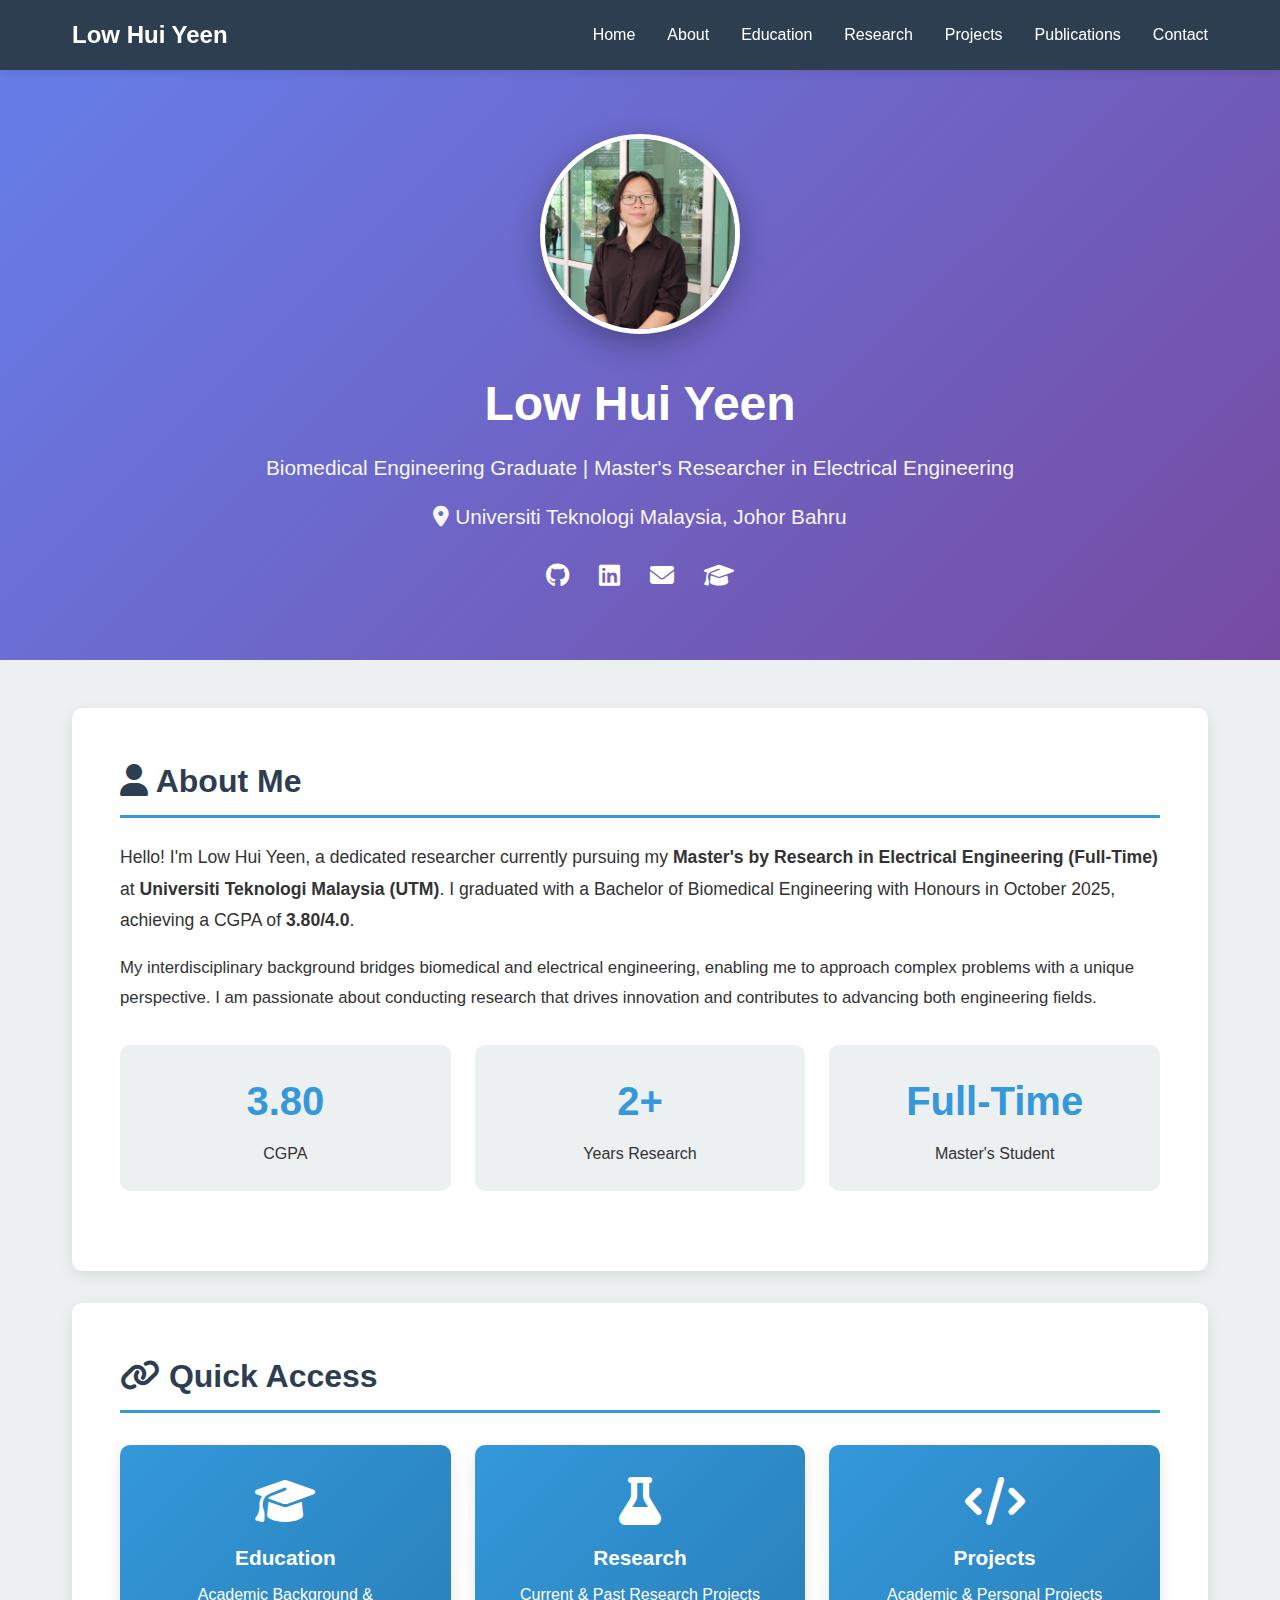
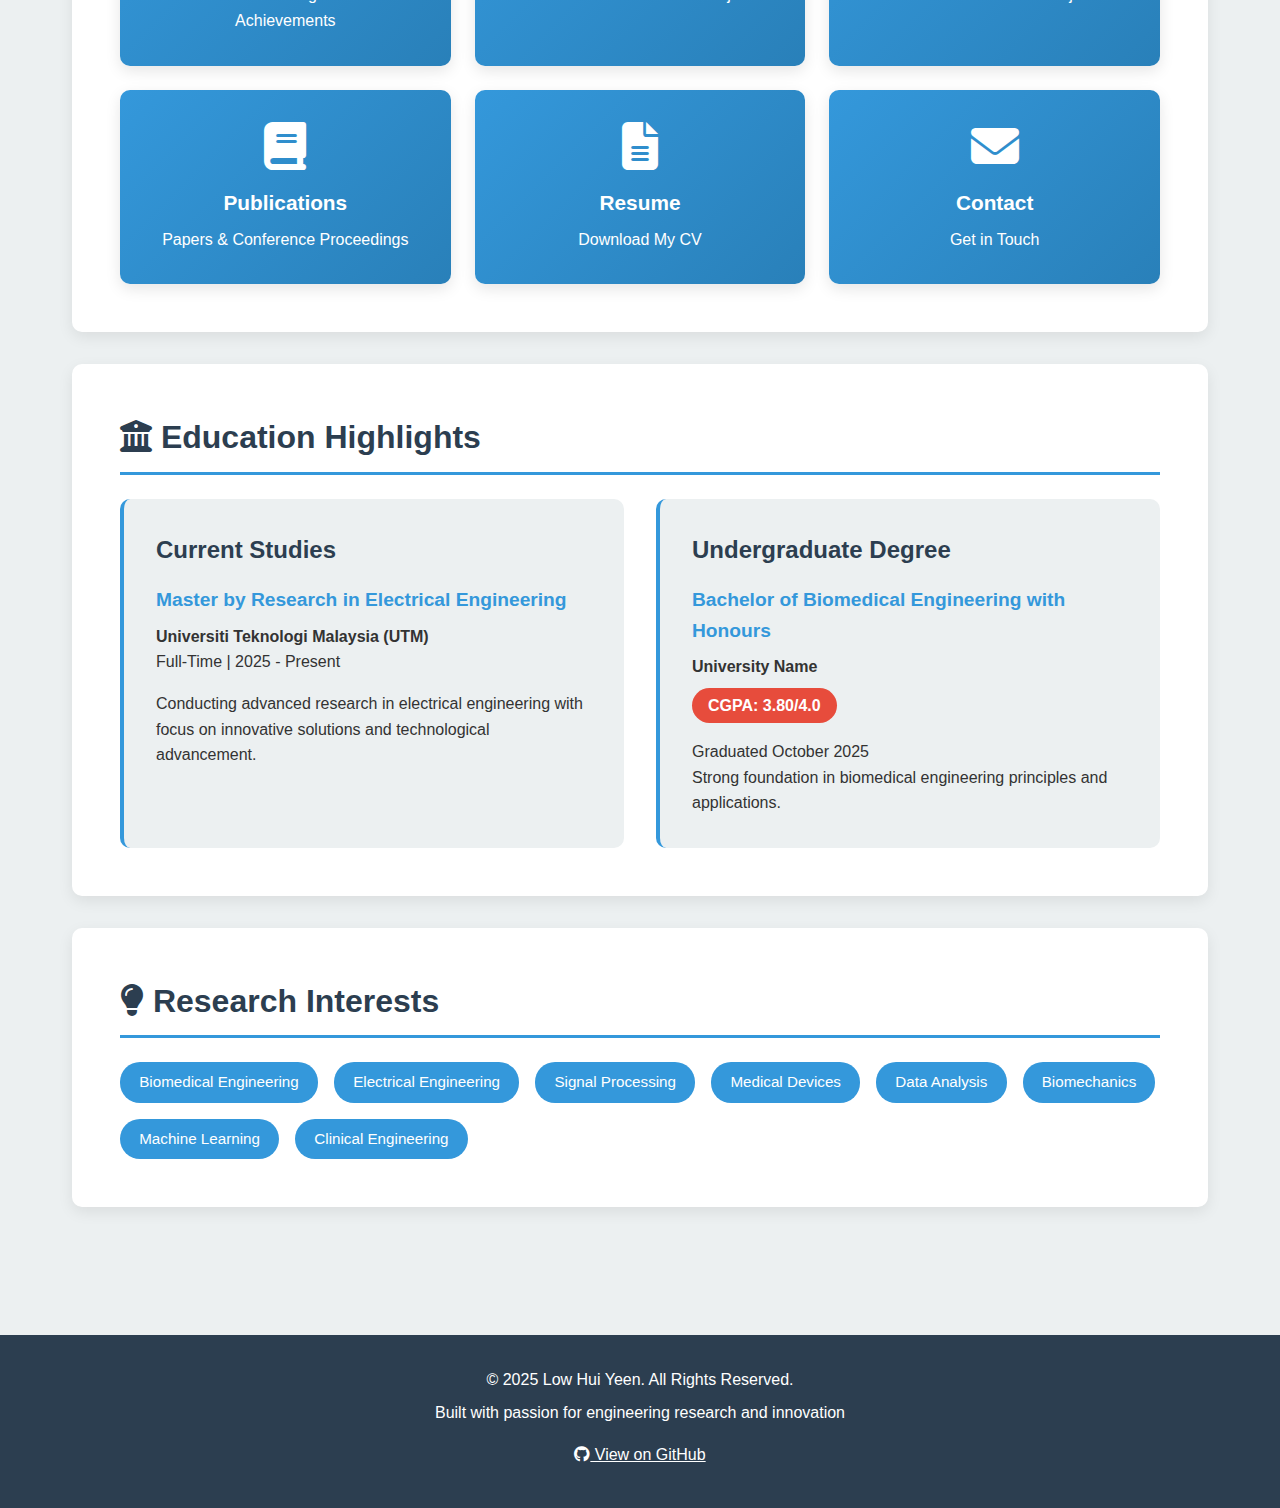
<file: index.html>
<!DOCTYPE html>
<html lang="en">
<head>
    <meta charset="UTF-8">
    <meta name="viewport" content="width=device-width, initial-scale=1.0">
    <meta name="description" content="Low Hui Yeen - Biomedical Engineer and Electrical Engineering Researcher at UTM">
    <title>Low Hui Yeen | Biomedical & Electrical Engineering Researcher</title>
    <link rel="stylesheet" href="https://cdnjs.cloudflare.com/ajax/libs/font-awesome/6.4.0/css/all.min.css">
    <style>
        * {
            margin: 0;
            padding: 0;
            box-sizing: border-box;
        }

        :root {
            --primary-color: #2c3e50;
            --secondary-color: #3498db;
            --accent-color: #e74c3c;
            --text-color: #333;
            --light-bg: #ecf0f1;
            --white: #ffffff;
        }

        body {
            font-family: 'Segoe UI', Tahoma, Geneva, Verdana, sans-serif;
            line-height: 1.6;
            color: var(--text-color);
            background-color: var(--light-bg);
        }

        /* Navigation */
        nav {
            background: var(--primary-color);
            color: var(--white);
            padding: 1rem 0;
            position: sticky;
            top: 0;
            z-index: 1000;
            box-shadow: 0 2px 10px rgba(0,0,0,0.1);
        }

        .nav-container {
            max-width: 1200px;
            margin: 0 auto;
            display: flex;
            justify-content: space-between;
            align-items: center;
            padding: 0 2rem;
        }

        .logo {
            font-size: 1.5rem;
            font-weight: bold;
            color: var(--white);
            text-decoration: none;
        }

        .nav-links {
            display: flex;
            list-style: none;
            gap: 2rem;
        }

        .nav-links a {
            color: var(--white);
            text-decoration: none;
            transition: color 0.3s;
            font-weight: 500;
        }

        .nav-links a:hover {
            color: var(--secondary-color);
        }

        .mobile-menu {
            display: none;
            font-size: 1.5rem;
            cursor: pointer;
        }

        /* Hero Section */
        .hero {
            background: linear-gradient(135deg, #667eea 0%, #764ba2 100%);
            color: var(--white);
            padding: 4rem 2rem;
            text-align: center;
        }

        .hero-content {
            max-width: 800px;
            margin: 0 auto;
        }

        .profile-img {
            width: 200px;
            height: 200px;
            border-radius: 50%;
            border: 5px solid var(--white);
            object-fit: cover;
            margin-bottom: 1.5rem;
            box-shadow: 0 10px 30px rgba(0,0,0,0.3);
        }

        .hero h1 {
            font-size: 3rem;
            margin-bottom: 0.5rem;
        }

        .hero p {
            font-size: 1.3rem;
            margin-bottom: 1rem;
            opacity: 0.95;
        }

        .social-links {
            margin-top: 1.5rem;
        }

        .social-links a {
            color: var(--white);
            font-size: 1.5rem;
            margin: 0 0.8rem;
            transition: transform 0.3s;
            display: inline-block;
        }

        .social-links a:hover {
            transform: translateY(-5px);
        }

        /* Container */
        .container {
            max-width: 1200px;
            margin: 0 auto;
            padding: 3rem 2rem;
        }

        /* Section Styles */
        section {
            background: var(--white);
            padding: 3rem;
            margin-bottom: 2rem;
            border-radius: 10px;
            box-shadow: 0 5px 15px rgba(0,0,0,0.08);
        }

        section h2 {
            color: var(--primary-color);
            font-size: 2rem;
            margin-bottom: 1.5rem;
            border-bottom: 3px solid var(--secondary-color);
            padding-bottom: 0.5rem;
        }

        /* Quick Links Grid */
        .quick-links {
            display: grid;
            grid-template-columns: repeat(auto-fit, minmax(250px, 1fr));
            gap: 1.5rem;
            margin-top: 2rem;
        }

        .link-card {
            background: linear-gradient(135deg, var(--secondary-color), #2980b9);
            color: var(--white);
            padding: 2rem;
            border-radius: 10px;
            text-align: center;
            text-decoration: none;
            transition: transform 0.3s, box-shadow 0.3s;
            box-shadow: 0 5px 15px rgba(0,0,0,0.1);
        }

        .link-card:hover {
            transform: translateY(-10px);
            box-shadow: 0 10px 25px rgba(0,0,0,0.2);
        }

        .link-card i {
            font-size: 3rem;
            margin-bottom: 1rem;
        }

        .link-card h3 {
            font-size: 1.3rem;
            margin-bottom: 0.5rem;
        }

        /* Highlights Section */
        .highlights {
            display: grid;
            grid-template-columns: repeat(auto-fit, minmax(300px, 1fr));
            gap: 2rem;
        }

        .highlight-item {
            background: var(--light-bg);
            padding: 2rem;
            border-radius: 10px;
            border-left: 4px solid var(--secondary-color);
        }

        .highlight-item h3 {
            color: var(--primary-color);
            margin-bottom: 1rem;
            font-size: 1.5rem;
        }

        .highlight-item .degree {
            font-size: 1.2rem;
            color: var(--secondary-color);
            font-weight: bold;
            margin-bottom: 0.5rem;
        }

        .highlight-item .cgpa {
            display: inline-block;
            background: var(--accent-color);
            color: var(--white);
            padding: 0.3rem 1rem;
            border-radius: 20px;
            font-weight: bold;
            margin-top: 0.5rem;
        }

        /* Skills Tags */
        .skills-tags {
            display: flex;
            flex-wrap: wrap;
            gap: 1rem;
            margin-top: 1.5rem;
        }

        .tag {
            background: var(--secondary-color);
            color: var(--white);
            padding: 0.5rem 1.2rem;
            border-radius: 20px;
            font-size: 0.95rem;
            font-weight: 500;
        }

        /* Footer */
        footer {
            background: var(--primary-color);
            color: var(--white);
            text-align: center;
            padding: 2rem;
            margin-top: 3rem;
        }

        footer p {
            margin-bottom: 0.5rem;
        }

        /* Stats Counter */
        .stats {
            display: grid;
            grid-template-columns: repeat(auto-fit, minmax(200px, 1fr));
            gap: 1.5rem;
            margin: 2rem 0;
        }

        .stat-box {
            text-align: center;
            padding: 1.5rem;
            background: var(--light-bg);
            border-radius: 10px;
        }

        .stat-box h3 {
            font-size: 2.5rem;
            color: var(--secondary-color);
            margin-bottom: 0.5rem;
        }

        .stat-box p {
            color: var(--text-color);
            font-weight: 500;
        }

        /* Responsive */
        @media (max-width: 768px) {
            .nav-links {
                display: none;
            }

            .mobile-menu {
                display: block;
            }

            .hero h1 {
                font-size: 2rem;
            }

            .hero p {
                font-size: 1.1rem;
            }
        }
    </style>
</head>
<body>
    <!-- Navigation -->
    <nav>
        <div class="nav-container">
            <a href="index.html" class="logo">Low Hui Yeen</a>
            <ul class="nav-links">
                <li><a href="index.html">Home</a></li>
                <li><a href="about.html">About</a></li>
                <li><a href="education.html">Education</a></li>
                <li><a href="research.html">Research</a></li>
                <li><a href="projects.html">Projects</a></li>
                <li><a href="publications.html">Publications</a></li>
                <li><a href="contact.html">Contact</a></li>
            </ul>
            <div class="mobile-menu">
                <i class="fas fa-bars"></i>
            </div>
        </div>
    </nav>

    <!-- Hero Section -->
    <div class="hero">
        <div class="hero-content">
            <img src="assets/images/LowHuiYeenProfile.jpg" alt="Low Hui Yeen" class="profile-img">
            <h1>Low Hui Yeen</h1>
            <p>Biomedical Engineering Graduate | Master's Researcher in Electrical Engineering</p>
            <p><i class="fas fa-map-marker-alt"></i> Universiti Teknologi Malaysia, Johor Bahru</p>
            
            <div class="social-links">
                <a href="https://github.com/lowhuiyeen" target="_blank" title="GitHub">
                    <i class="fab fa-github"></i>
                </a>
                <a href="https://linkedin.com/in/yourprofile" target="_blank" title="LinkedIn">
                    <i class="fab fa-linkedin"></i>
                </a>
                <a href="mailto:your.email@example.com" title="Email">
                    <i class="fas fa-envelope"></i>
                </a>
                <a href="https://scholar.google.com" target="_blank" title="Google Scholar">
                    <i class="fas fa-graduation-cap"></i>
                </a>
            </div>
        </div>
    </div>

    <!-- Main Content -->
    <div class="container">
        <!-- About Section -->
        <section>
            <h2><i class="fas fa-user"></i> About Me</h2>
            <p style="font-size: 1.1rem; line-height: 1.8;">
                Hello! I'm Low Hui Yeen, a dedicated researcher currently pursuing my <strong>Master's by Research in 
                Electrical Engineering (Full-Time)</strong> at <strong>Universiti Teknologi Malaysia (UTM)</strong>. 
                I graduated with a Bachelor of Biomedical Engineering with Honours in October 2025, achieving a CGPA 
                of <strong>3.80/4.0</strong>.
            </p>
            <p style="font-size: 1.05rem; line-height: 1.8; margin-top: 1rem;">
                My interdisciplinary background bridges biomedical and electrical engineering, enabling me to approach 
                complex problems with a unique perspective. I am passionate about conducting research that drives 
                innovation and contributes to advancing both engineering fields.
            </p>

            <!-- Stats -->
            <div class="stats">
                <div class="stat-box">
                    <h3>3.80</h3>
                    <p>CGPA</p>
                </div>
                <div class="stat-box">
                    <h3>2+</h3>
                    <p>Years Research</p>
                </div>
                <div class="stat-box">
                    <h3>Full-Time</h3>
                    <p>Master's Student</p>
                </div>
            </div>
        </section>

        <!-- Quick Links -->
        <section>
            <h2><i class="fas fa-link"></i> Quick Access</h2>
            <div class="quick-links">
                <a href="education.html" class="link-card">
                    <i class="fas fa-graduation-cap"></i>
                    <h3>Education</h3>
                    <p>Academic Background & Achievements</p>
                </a>
                <a href="research.html" class="link-card">
                    <i class="fas fa-flask"></i>
                    <h3>Research</h3>
                    <p>Current & Past Research Projects</p>
                </a>
                <a href="projects.html" class="link-card">
                    <i class="fas fa-code"></i>
                    <h3>Projects</h3>
                    <p>Academic & Personal Projects</p>
                </a>
                <a href="publications.html" class="link-card">
                    <i class="fas fa-book"></i>
                    <h3>Publications</h3>
                    <p>Papers & Conference Proceedings</p>
                </a>
                <a href="resume.html" class="link-card">
                    <i class="fas fa-file-alt"></i>
                    <h3>Resume</h3>
                    <p>Download My CV</p>
                </a>
                <a href="contact.html" class="link-card">
                    <i class="fas fa-envelope"></i>
                    <h3>Contact</h3>
                    <p>Get in Touch</p>
                </a>
            </div>
        </section>

        <!-- Education Highlights -->
        <section>
            <h2><i class="fas fa-university"></i> Education Highlights</h2>
            <div class="highlights">
                <div class="highlight-item">
                    <h3>Current Studies</h3>
                    <div class="degree">Master by Research in Electrical Engineering</div>
                    <p><strong>Universiti Teknologi Malaysia (UTM)</strong></p>
                    <p>Full-Time | 2025 - Present</p>
                    <p style="margin-top: 1rem;">Conducting advanced research in electrical engineering with focus on innovative solutions and technological advancement.</p>
                </div>
                <div class="highlight-item">
                    <h3>Undergraduate Degree</h3>
                    <div class="degree">Bachelor of Biomedical Engineering with Honours</div>
                    <p><strong>University Name</strong></p>
                    <div class="cgpa">CGPA: 3.80/4.0</div>
                    <p style="margin-top: 1rem;">Graduated October 2025</p>
                    <p>Strong foundation in biomedical engineering principles and applications.</p>
                </div>
            </div>
        </section>

        <!-- Research Interests -->
        <section>
            <h2><i class="fas fa-lightbulb"></i> Research Interests</h2>
            <div class="skills-tags">
                <span class="tag">Biomedical Engineering</span>
                <span class="tag">Electrical Engineering</span>
                <span class="tag">Signal Processing</span>
                <span class="tag">Medical Devices</span>
                <span class="tag">Data Analysis</span>
                <span class="tag">Biomechanics</span>
                <span class="tag">Machine Learning</span>
                <span class="tag">Clinical Engineering</span>
            </div>
        </section>
    </div>

    <!-- Footer -->
    <footer>
        <p>&copy; 2025 Low Hui Yeen. All Rights Reserved.</p>
        <p>Built with passion for engineering research and innovation</p>
        <p style="margin-top: 1rem;">
            <a href="https://github.com/lowhuiyeen/lowhuiyeen.github.io" style="color: white;">
                <i class="fab fa-github"></i> View on GitHub
            </a>
        </p>
    </footer>
</body>
</html>
</file>
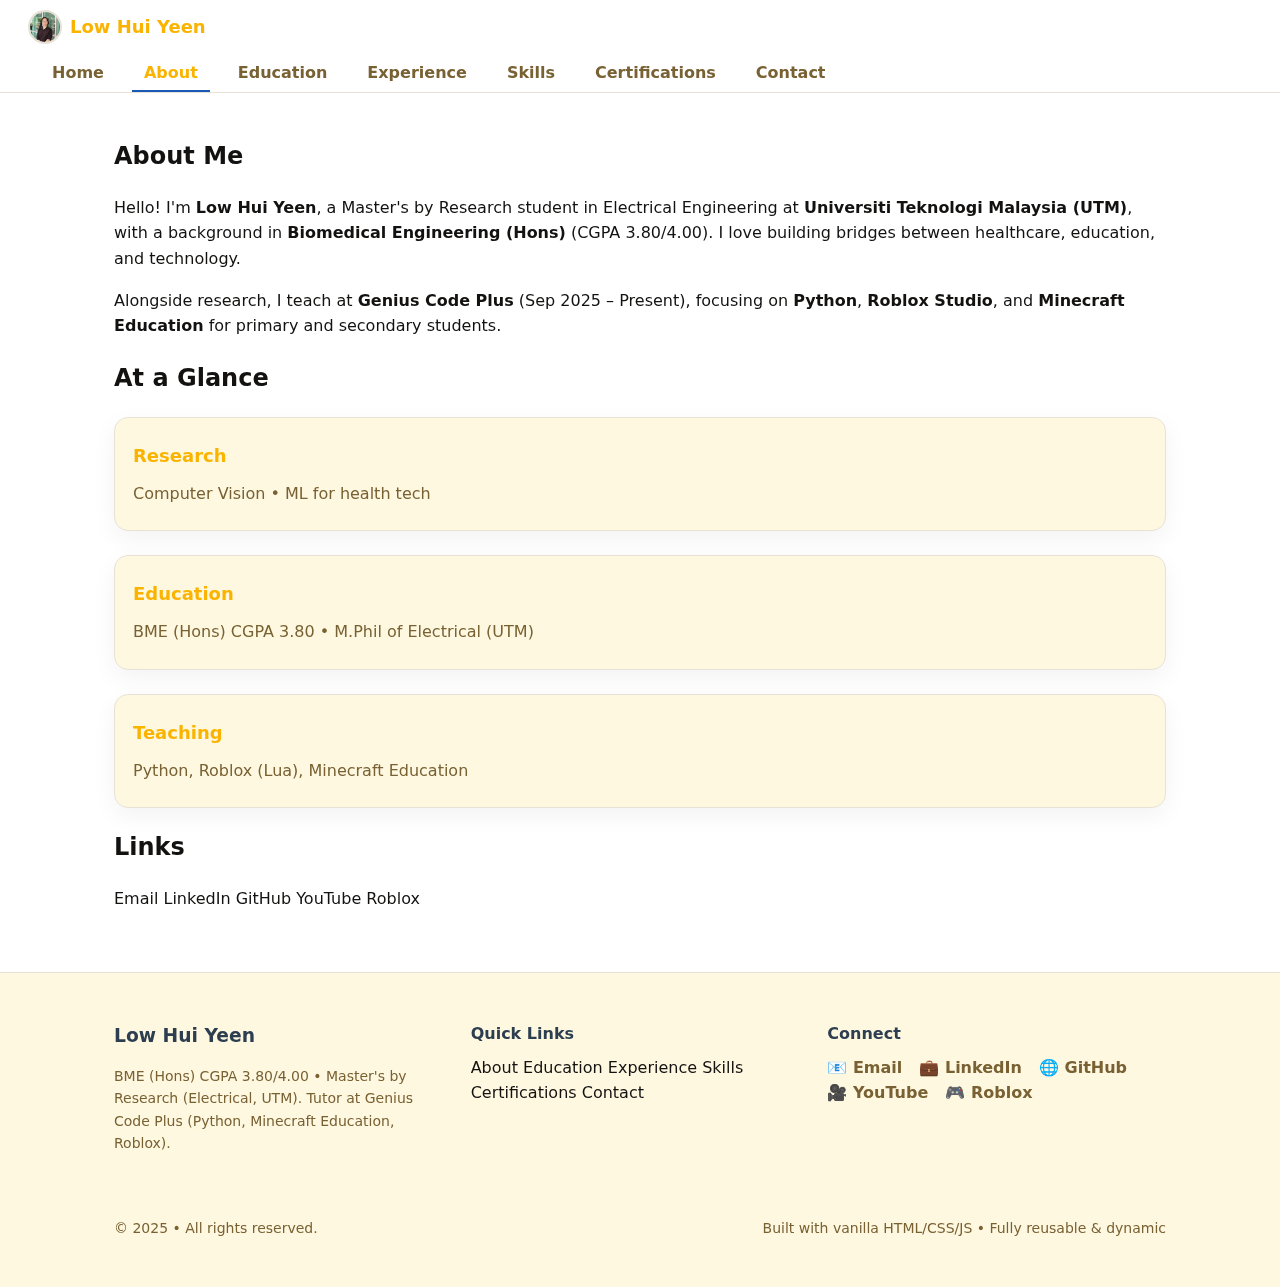
<file: about.html>
<!DOCTYPE html>
<html lang="en">
<head>
  <meta charset="utf-8">
  <meta name="viewport" content="width=device-width, initial-scale=1">
  <meta name="description" content="About Low Hui Yeen">
  <title>About | Low Hui Yeen</title>
  <link rel="stylesheet" href="assets/css/style.css">
</head>
<body>
  <header id="site-header"></header>
  
<main class="container">
  <section>
    <h2>About Me</h2>
    <p>Hello! I'm <strong>Low Hui Yeen</strong>, a Master's by Research student in Electrical Engineering at
       <strong>Universiti Teknologi Malaysia (UTM)</strong>, with a background in <strong>Biomedical Engineering (Hons)</strong>
       (CGPA 3.80/4.00). I love building bridges between healthcare, education, and technology.</p>
    <p>Alongside research, I teach at <strong>Genius Code Plus</strong> (Sep 2025 – Present), focusing on
       <strong>Python</strong>, <strong>Roblox Studio</strong>, and <strong>Minecraft Education</strong> for primary and
       secondary students.</p>
  </section>

  <section>
    <h2>At a Glance</h2>
    <div class="grid">
      <div class="card"><h3>Research</h3><p>Computer Vision • ML for health tech</p></div>
      <div class="card"><h3>Education</h3><p>BME (Hons) CGPA 3.80 • M.Phil of Electrical (UTM)</p></div>
      <div class="card"><h3>Teaching</h3><p>Python, Roblox (Lua), Minecraft Education</p></div>
    </div>
  </section>

  <section>
    <h2>Links</h2>
    <div class="kv">
      <a class="tag" href="mailto:lowhuiyeen@gmail.com">Email</a>
      <a class="tag" target="_blank" href="https://www.linkedin.com/in/huiyeenlow/">LinkedIn</a>
      <a class="tag" target="_blank" href="https://github.com/lowhuiyeen">GitHub</a>
      <a class="tag" target="_blank" href="https://www.youtube.com/@huiyeen">YouTube</a>
      <a class="tag" target="_blank" href="https://www.roblox.com/users/9456961059/profile">Roblox</a>
    </div>
  </section>
</main>

  <footer id="site-footer"></footer>
  <script src="assets/js/include.js"></script>
</body>
</html>
</file>
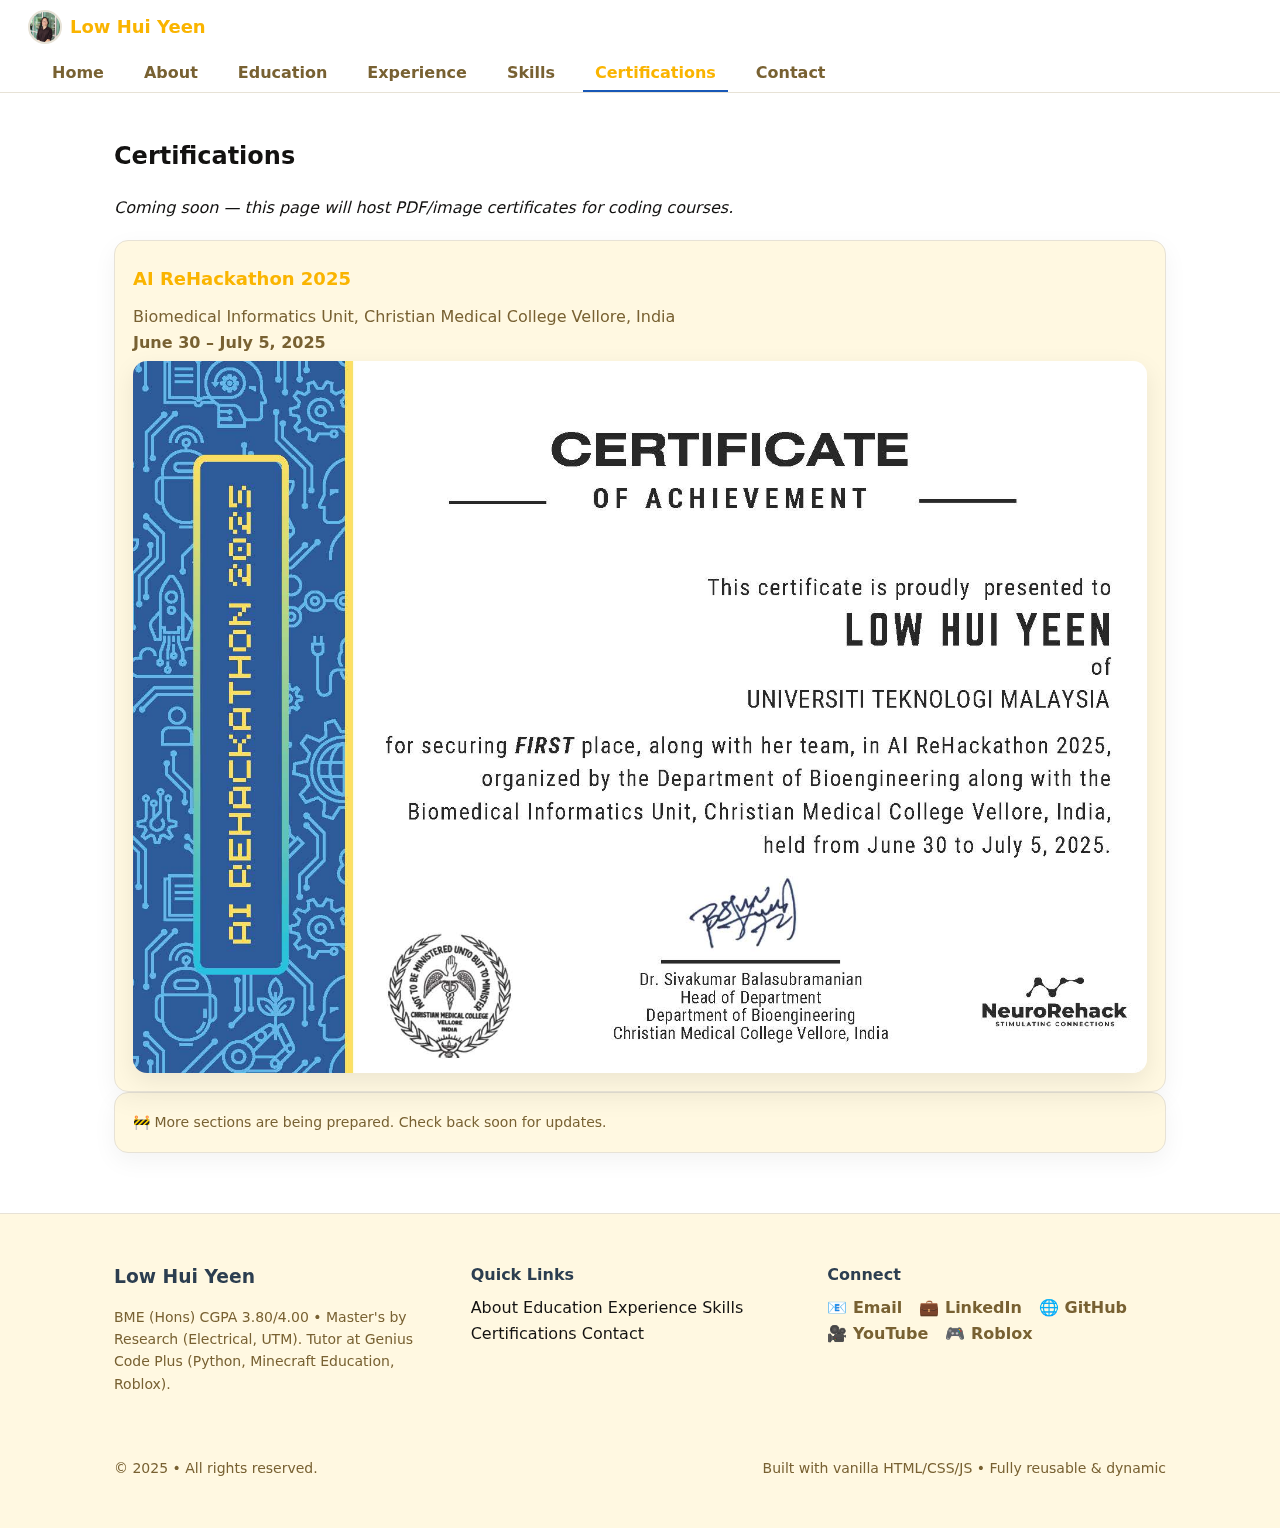
<file: certifications.html>
<!DOCTYPE html>
<html lang="en">
<head>
  <meta charset="utf-8">
  <meta name="viewport" content="width=device-width, initial-scale=1">
  <meta name="description" content="Certifications of Low Hui Yeen">
  <title>Certifications | Low Hui Yeen</title>
  <link rel="stylesheet" href="assets/css/style.css">
</head>
<body>
  <header id="site-header"></header>
  
<main class="container">
  <section>
    <h2>Certifications</h2>
    <p><em>Coming soon — this page will host PDF/image certificates for coding courses.</em></p>
    <div class="grid">
      <!-- Example future card:
      <div class="card">
        <h3>Certification Title</h3>
        <p>Issuer • Date</p>
        <a class="cta" href="assets/certificates/my-cert.pdf" target="_blank">View Certificate →</a>
      </div>
      -->
      <div class="card certificate-card">
        <h3>AI ReHackathon 2025</h3>
        <p>
          Biomedical Informatics Unit, Christian Medical College Vellore, India<br>
          <strong>June 30 – July 5, 2025</strong>
        </p>
        <div class="certificate-preview">
          <img src="assets/images/certificates/2025_1stPlace_AIReHackathon.jpg" alt="Certificate preview">
        </div>
      </div>


    </div>
  </section>
</main>

  <footer id="site-footer"></footer>
  <script src="assets/js/include.js"></script>
  <script src="assets/js/dynamic.js"></script>
</body>
</html>
</file>
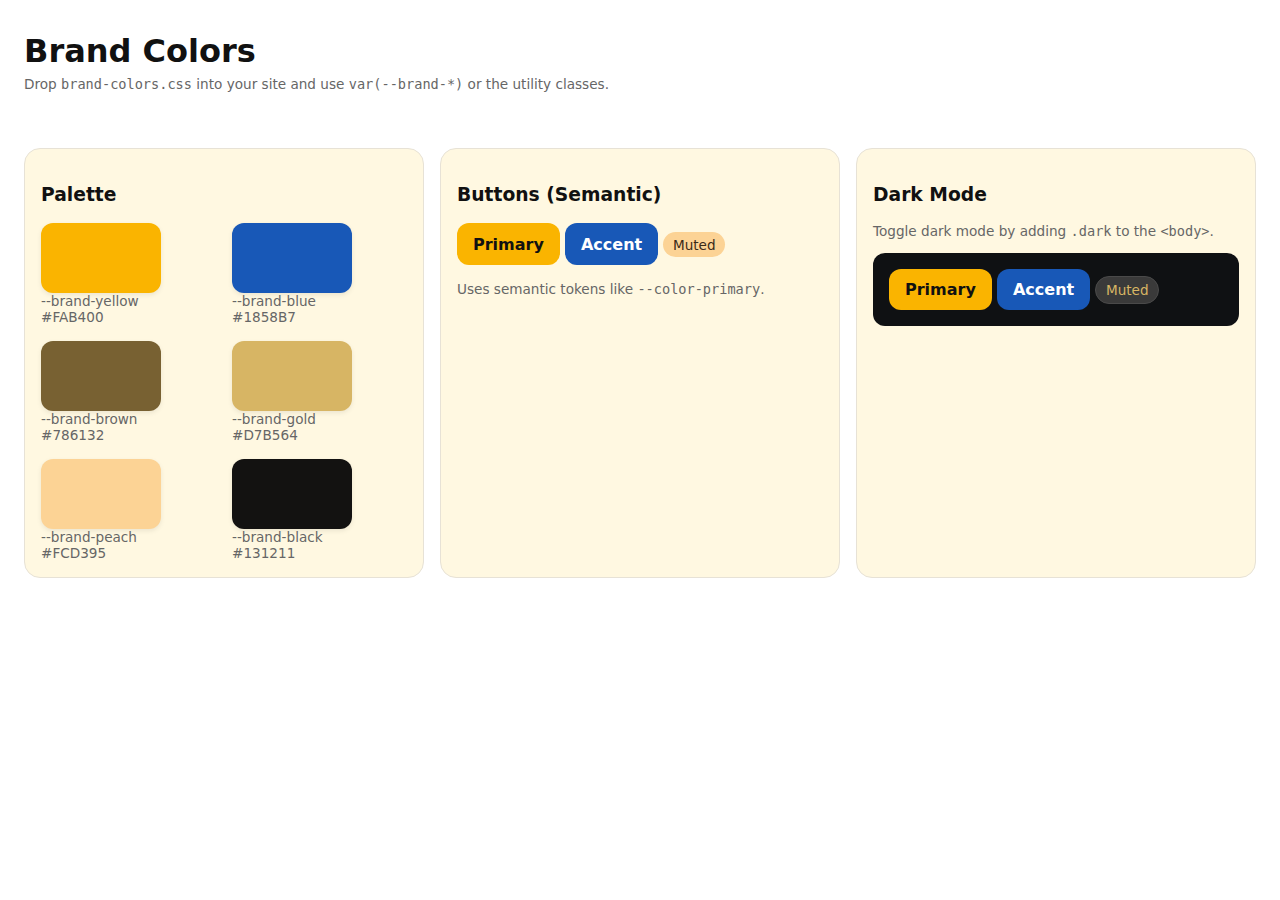
<file: colors.html>
<!doctype html>
<html lang="en">
<head>
  <meta charset="utf-8" />
  <meta name="viewport" content="width=device-width, initial-scale=1" />
  <title>Brand Colors • Live Tokens</title>
  <link rel="stylesheet" href="/assets/css/brand-colors.css">
  <style>
    body { margin:0; font-family: ui-sans-serif, system-ui, -apple-system, Segoe UI, Roboto, Helvetica, Arial, "Apple Color Emoji","Segoe UI Emoji"; }
    header { padding:32px 24px; }
    main { padding:24px; }
  </style>
</head>
<body class="bg-app">
  <header>
    <h1 style="margin:0 0 6px 0;">Brand Colors</h1>
    <div class="small">Drop <code>brand-colors.css</code> into your site and use <code>var(--brand-*)</code> or the utility classes.</div>
  </header>
  <main>
    <section class="grid">
      <div class="card surface">
        <h3>Palette</h3>
        <div class="grid">
          <div>
            <div class="swatch bg-yellow"></div>
            <div class="small">--brand-yellow<br>#FAB400</div>
          </div>
          <div>
            <div class="swatch bg-blue"></div>
            <div class="small">--brand-blue<br>#1858B7</div>
          </div>
          <div>
            <div class="swatch bg-brown"></div>
            <div class="small">--brand-brown<br>#786132</div>
          </div>
          <div>
            <div class="swatch bg-gold"></div>
            <div class="small">--brand-gold<br>#D7B564</div>
          </div>
          <div>
            <div class="swatch bg-peach"></div>
            <div class="small">--brand-peach<br>#FCD395</div>
          </div>
          <div>
            <div class="swatch bg-black"></div>
            <div class="small">--brand-black<br>#131211</div>
          </div>
        </div>
      </div>

      <div class="card surface">
        <h3>Buttons (Semantic)</h3>
        <p>
          <a class="btn btn-primary">Primary</a>
          <a class="btn btn-accent">Accent</a>
          <span class="badge badge-muted">Muted</span>
        </p>
        <p class="small">Uses semantic tokens like <code>--color-primary</code>.</p>
      </div>

      <div class="card surface">
        <h3>Dark Mode</h3>
        <p class="small">Toggle dark mode by adding <code>.dark</code> to the <code>&lt;body&gt;</code>.</p>
        <div style="padding:16px; border-radius:12px;" class="dark bg-app">
          <a class="btn btn-primary">Primary</a>
          <a class="btn btn-accent">Accent</a>
          <span class="badge badge-muted">Muted</span>
        </div>
      </div>
    </section>
  </main>
</body>
</html>
</file>
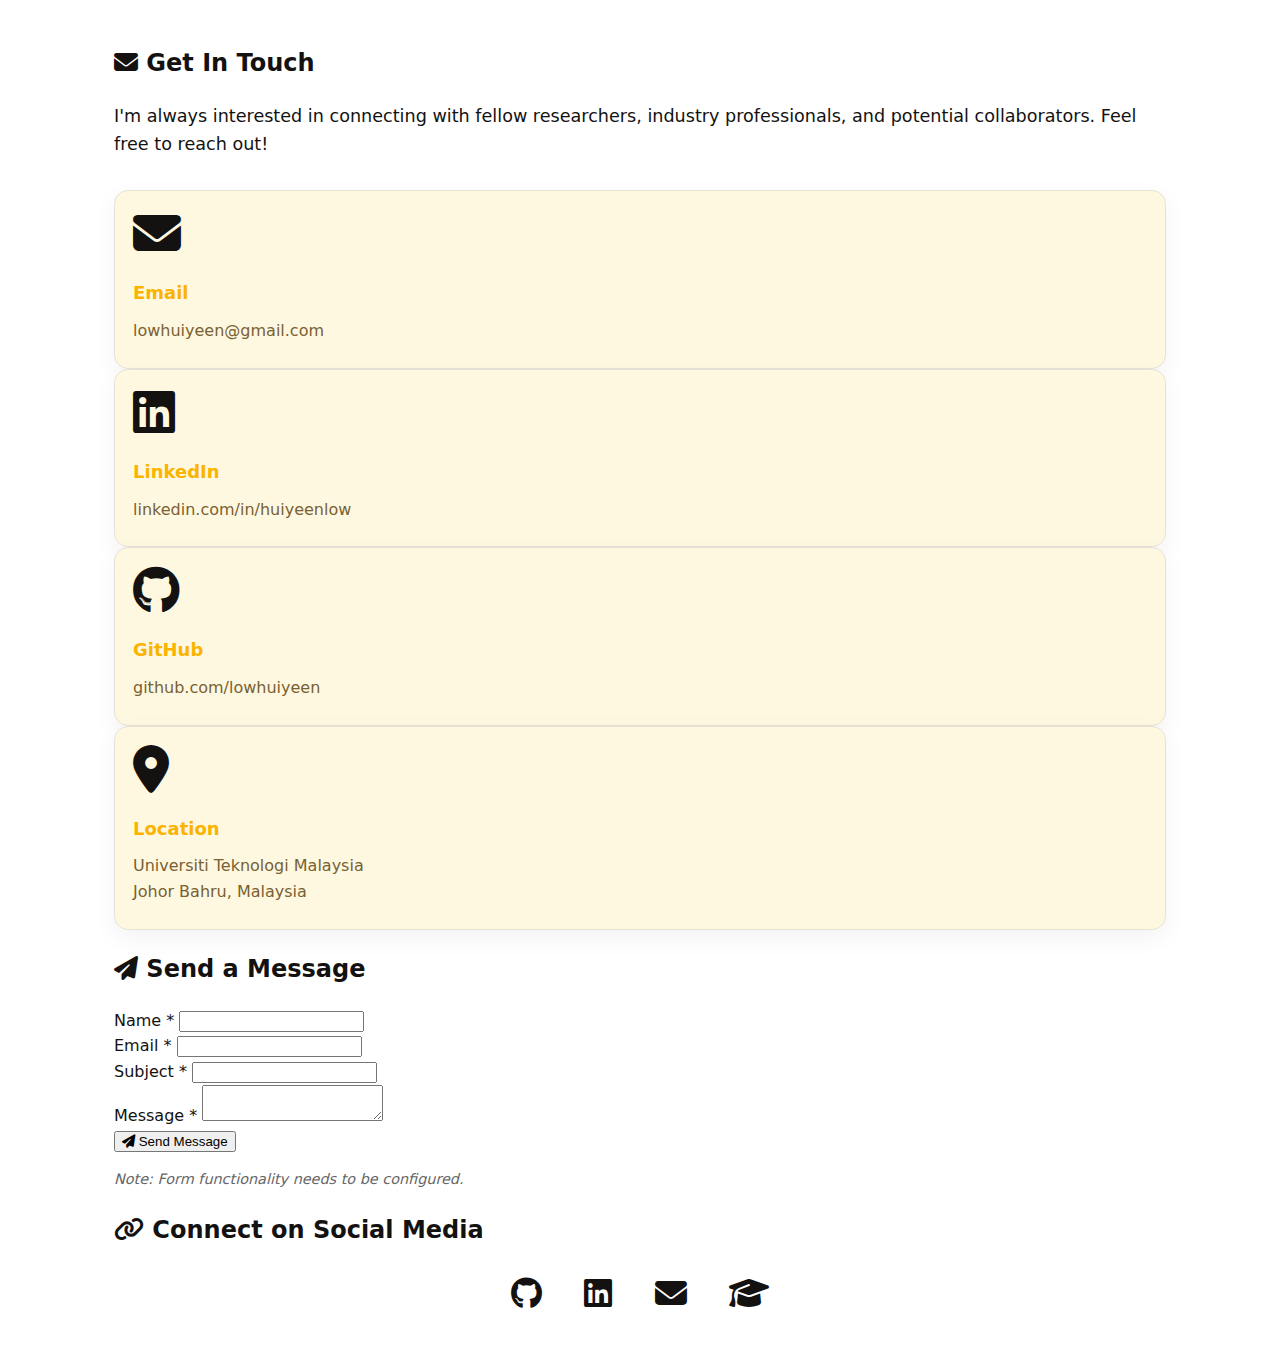
<file: contact.html>
<!DOCTYPE html>
<html lang="en">
<head>
    <meta charset="UTF-8">
    <meta name="viewport" content="width=device-width, initial-scale=1.0">
    <meta name="description" content="Contact Low Hui Yeen">
    <title>Contact | Low Hui Yeen</title>
    <link rel="stylesheet" href="https://cdnjs.cloudflare.com/ajax/libs/font-awesome/6.4.0/css/all.min.css">
    <link rel="stylesheet" href="assets/css/style.css">
    <script src="assets/js/include.js" defer></script>
</head>
<body>
    <!-- Reusable Header -->
    <div id="header"></div>

    <!-- Main Content -->
    <div class="container">
        <section>
            <h2><i class="fas fa-envelope"></i> Get In Touch</h2>
            <p class="text-center" style="font-size: 1.1rem; margin-bottom: 2rem;">
                I'm always interested in connecting with fellow researchers, industry professionals, 
                and potential collaborators. Feel free to reach out!
            </p>

            <div class="card-grid">
                <!-- Email -->
                <div class="card text-center">
                    <i class="fas fa-envelope" style="font-size: 3rem; color: var(--secondary-color); margin-bottom: 1rem;"></i>
                    <h3>Email</h3>
                    <p><a href="mailto:lowhuiyeen@gmail.com">lowhuiyeen@gmail.com</a></p>
                </div>

                <!-- LinkedIn -->
                <div class="card text-center">
                    <i class="fab fa-linkedin" style="font-size: 3rem; color: var(--secondary-color); margin-bottom: 1rem;"></i>
                    <h3>LinkedIn</h3>
                    <p><a href="https://www.linkedin.com/in/huiyeenlow/" target="_blank" rel="noopener noreferrer">
                        linkedin.com/in/huiyeenlow
                    </a></p>
                </div>

                <!-- GitHub -->
                <div class="card text-center">
                    <i class="fab fa-github" style="font-size: 3rem; color: var(--secondary-color); margin-bottom: 1rem;"></i>
                    <h3>GitHub</h3>
                    <p><a href="https://github.com/lowhuiyeen" target="_blank" rel="noopener noreferrer">
                        github.com/lowhuiyeen
                    </a></p>
                </div>

                <!-- Location -->
                <div class="card text-center">
                    <i class="fas fa-map-marker-alt" style="font-size: 3rem; color: var(--secondary-color); margin-bottom: 1rem;"></i>
                    <h3>Location</h3>
                    <p>Universiti Teknologi Malaysia<br>Johor Bahru, Malaysia</p>
                </div>
            </div>
        </section>

        <section>
            <h2><i class="fas fa-paper-plane"></i> Send a Message</h2>
            
            <!-- Note: Configure with Formspree, Netlify Forms, or Google Forms -->
            <form action="#" method="POST">
                <div class="form-group">
                    <label for="name">Name *</label>
                    <input type="text" id="name" name="name" required>
                </div>

                <div class="form-group">
                    <label for="email">Email *</label>
                    <input type="email" id="email" name="email" required>
                </div>

                <div class="form-group">
                    <label for="subject">Subject *</label>
                    <input type="text" id="subject" name="subject" required>
                </div>

                <div class="form-group">
                    <label for="message">Message *</label>
                    <textarea id="message" name="message" required></textarea>
                </div>

                <button type="submit" class="btn btn-primary">
                    <i class="fas fa-paper-plane"></i> Send Message
                </button>
            </form>

            <p class="mt-2" style="color: #666; font-size: 0.9rem;">
                <em>Note: Form functionality needs to be configured.</em>
            </p>
        </section>

        <section>
            <h2><i class="fas fa-link"></i> Connect on Social Media</h2>
            
            <div style="text-align: center; font-size: 2rem;">
                <a href="https://github.com/lowhuiyeen" target="_blank" rel="noopener noreferrer" style="margin: 0 1rem; color: var(--primary-color);">
                    <i class="fab fa-github"></i>
                </a>
                <a href="https://www.linkedin.com/in/huiyeenlow/" target="_blank" rel="noopener noreferrer" style="margin: 0 1rem; color: var(--primary-color);">
                    <i class="fab fa-linkedin"></i>
                </a>
                <a href="mailto:lowhuiyeen@gmail.com" style="margin: 0 1rem; color: var(--primary-color);">
                    <i class="fas fa-envelope"></i>
                </a>
                <a href="https://scholar.google.com" target="_blank" rel="noopener noreferrer" style="margin: 0 1rem; color: var(--primary-color);">
                    <i class="fas fa-graduation-cap"></i>
                </a>
            </div>
        </section>
    </div>

    <!-- Reusable Footer -->
    <div id="footer"></div>
</body>
</html>
</file>
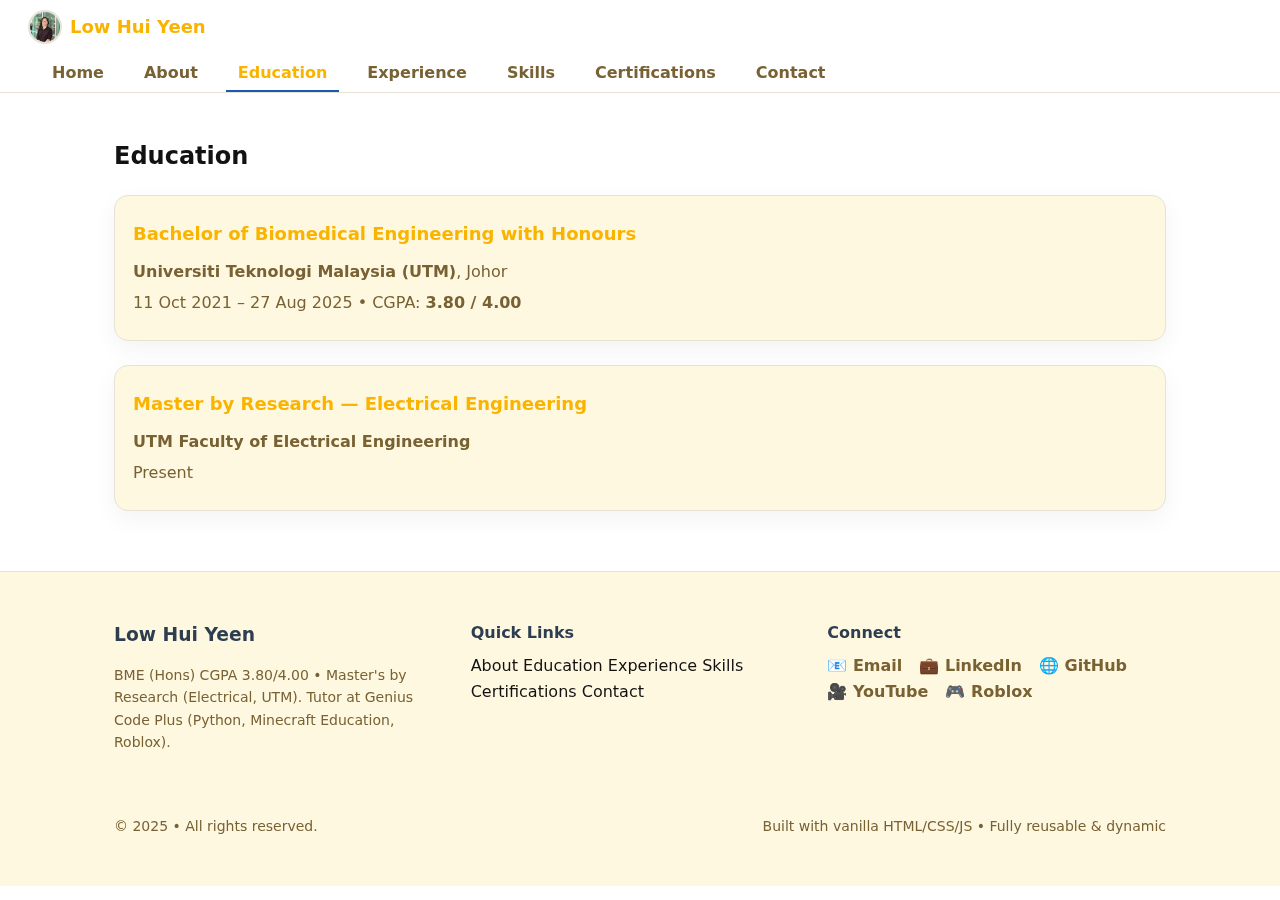
<file: education.html>
<!DOCTYPE html>
<html lang="en">
<head>
  <meta charset="utf-8">
  <meta name="viewport" content="width=device-width, initial-scale=1">
  <meta name="description" content="Education of Low Hui Yeen">
  <title>Education | Low Hui Yeen</title>
  <link rel="stylesheet" href="assets/css/style.css">
</head>
<body>
  <header id="site-header"></header>
  
<main class="container">
  <section>
    <h2>Education</h2>
    <div class="grid">
      <div class="card">
        <h3>Bachelor of Biomedical Engineering with Honours</h3>
        <p><strong>Universiti Teknologi Malaysia (UTM)</strong>, Johor</p>
        <p>11 Oct 2021 – 27 Aug 2025 • CGPA: <strong>3.80 / 4.00</strong></p>
      </div>
      <div class="card">
        <h3>Master by Research — Electrical Engineering</h3>
        <p><strong>UTM Faculty of Electrical Engineering</strong></p>
        <p>Present</p>
      </div>
    </div>
  </section>
</main>

  <footer id="site-footer"></footer>
  <script src="assets/js/include.js"></script>
</body>
</html>
</file>
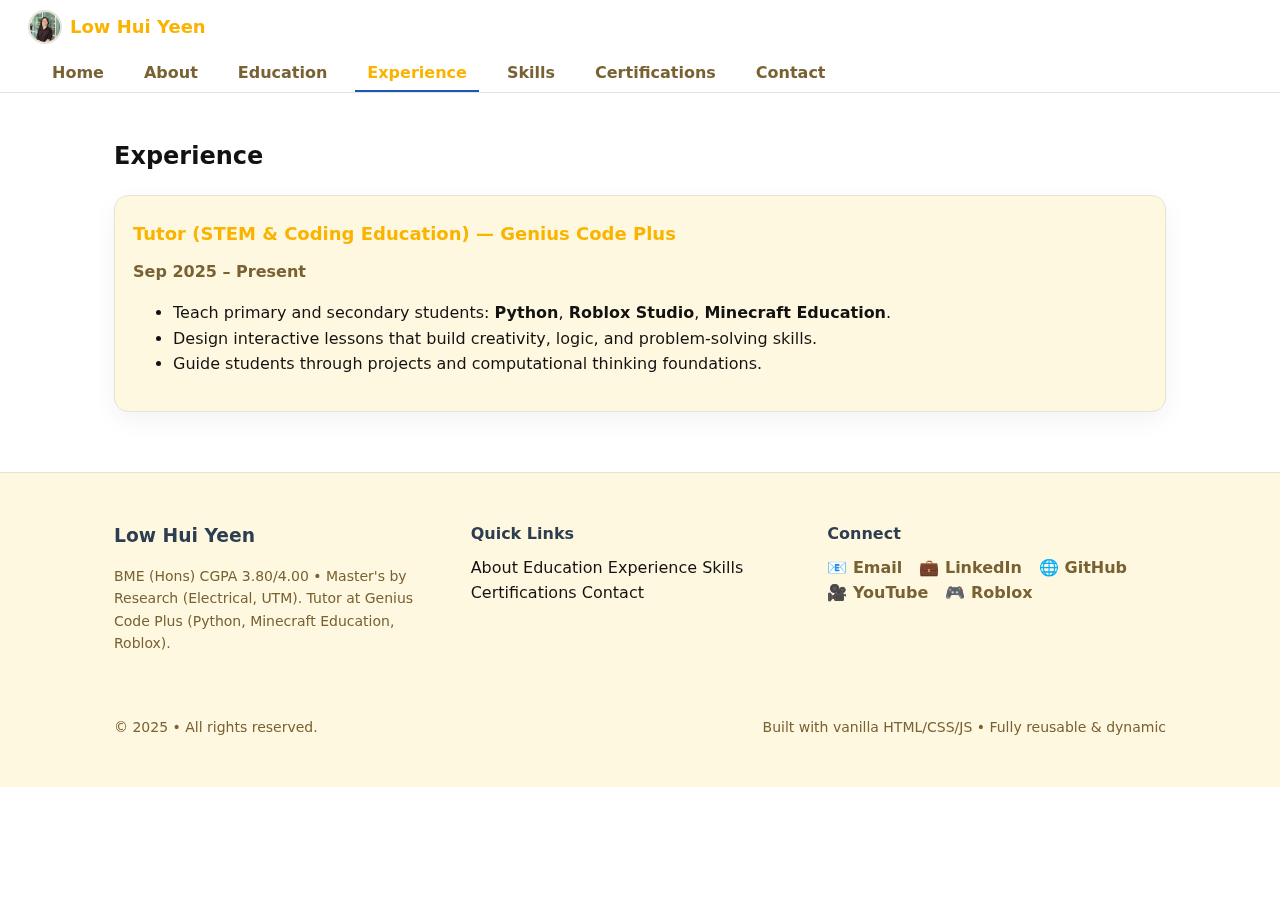
<file: experience.html>
<!DOCTYPE html>
<html lang="en">
<head>
  <meta charset="utf-8">
  <meta name="viewport" content="width=device-width, initial-scale=1">
  <meta name="description" content="Experience of Low Hui Yeen">
  <title>Experience | Low Hui Yeen</title>
  <link rel="stylesheet" href="assets/css/style.css">
</head>
<body>
  <header id="site-header"></header>
  
<main class="container">
  <section>
    <h2>Experience</h2>
      <div class="experience-list">

        <div class="card">
          <h3>Tutor (STEM & Coding Education) — Genius Code Plus</h3>
          <p><strong>Sep 2025 – Present</strong></p>
          <ul>
            <li>Teach primary and secondary students: <strong>Python</strong>, <strong>Roblox Studio</strong>, <strong>Minecraft Education</strong>.</li>
            <li>Design interactive lessons that build creativity, logic, and problem-solving skills.</li>
            <li>Guide students through projects and computational thinking foundations.</li>
          </ul>
        </div>

      </div>
  </section>
</main>

  <footer id="site-footer"></footer>
  <script src="assets/js/include.js"></script>
</body>
</html>
</file>
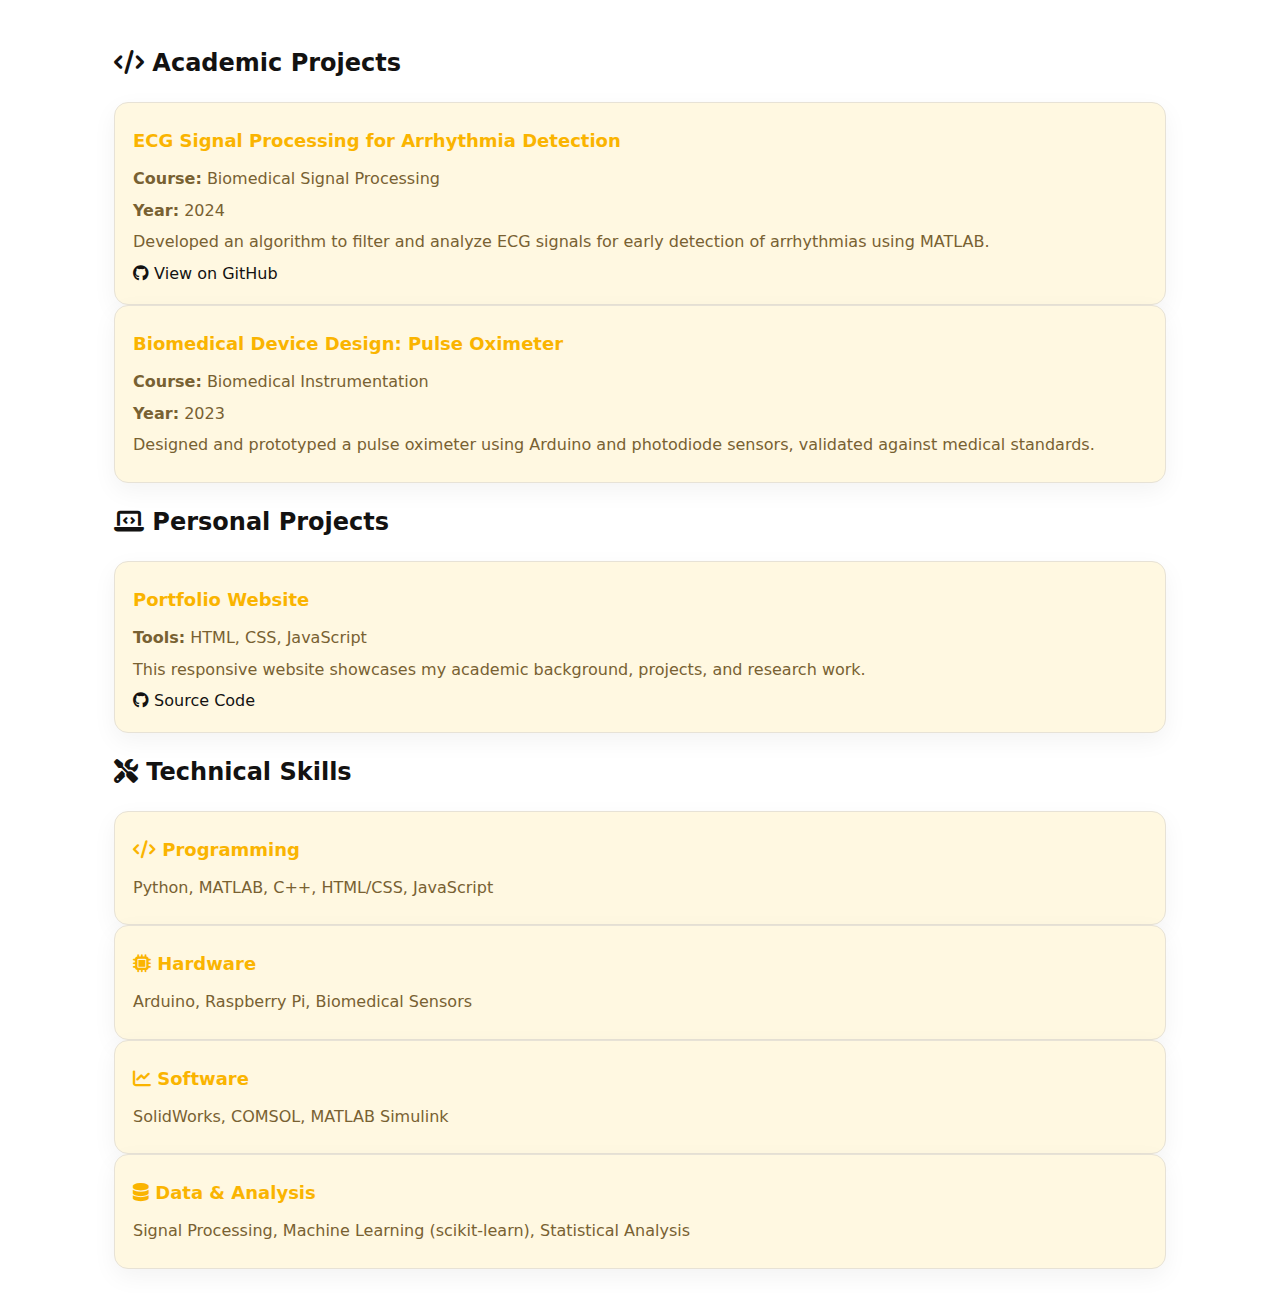
<file: projects.html>
<!DOCTYPE html>
<html lang="en">
<head>
    <meta charset="UTF-8">
    <meta name="viewport" content="width=device-width, initial-scale=1.0">
    <meta name="description" content="Projects - Low Hui Yeen">
    <title>Projects | Low Hui Yeen</title>
    <link rel="stylesheet" href="https://cdnjs.cloudflare.com/ajax/libs/font-awesome/6.4.0/css/all.min.css">
    <link rel="stylesheet" href="assets/css/style.css">
    <script src="assets/js/include.js" defer></script>
</head>
<body>
    <!-- Reusable Header -->
    <div id="header"></div>

    <!-- Main Content -->
    <div class="container">
        <!-- Academic Projects -->
        <section>
            <h2><i class="fas fa-code"></i> Academic Projects</h2>
            <div class="card-grid">
                <div class="card">
                    <h3>ECG Signal Processing for Arrhythmia Detection</h3>
                    <p><strong>Course:</strong> Biomedical Signal Processing</p>
                    <p><strong>Year:</strong> 2024</p>
                    <p>Developed an algorithm to filter and analyze ECG signals for early detection of arrhythmias using MATLAB.</p>
                    <div class="mt-1">
                        <a href="https://github.com/lowhuiyeen/ECG-Arrhythmia-Detection" target="_blank" class="btn btn-primary btn-sm">
                            <i class="fab fa-github"></i> View on GitHub
                        </a>
                    </div>
                </div>

                <div class="card">
                    <h3>Biomedical Device Design: Pulse Oximeter</h3>
                    <p><strong>Course:</strong> Biomedical Instrumentation</p>
                    <p><strong>Year:</strong> 2023</p>
                    <p>Designed and prototyped a pulse oximeter using Arduino and photodiode sensors, validated against medical standards.</p>
                </div>
            </div>
        </section>

        <!-- Personal Projects -->
        <section>
            <h2><i class="fas fa-laptop-code"></i> Personal Projects</h2>
            <div class="card-grid">
                <div class="card">
                    <h3>Portfolio Website</h3>
                    <p><strong>Tools:</strong> HTML, CSS, JavaScript</p>
                    <p>This responsive website showcases my academic background, projects, and research work.</p>
                    <div class="mt-1">
                        <a href="https://github.com/lowhuiyeen/lowhuiyeen.github.io" target="_blank" class="btn btn-primary btn-sm">
                            <i class="fab fa-github"></i> Source Code
                        </a>
                    </div>
                </div>
                <!-- Add more personal projects here -->
            </div>
        </section>

        <!-- Technical Skills -->
        <section>
            <h2><i class="fas fa-tools"></i> Technical Skills</h2>
            <div class="card-grid">
                <div class="card">
                    <h3><i class="fas fa-code"></i> Programming</h3>
                    <p>Python, MATLAB, C++, HTML/CSS, JavaScript</p>
                </div>
                <div class="card">
                    <h3><i class="fas fa-microchip"></i> Hardware</h3>
                    <p>Arduino, Raspberry Pi, Biomedical Sensors</p>
                </div>
                <div class="card">
                    <h3><i class="fas fa-chart-line"></i> Software</h3>
                    <p>SolidWorks, COMSOL, MATLAB Simulink</p>
                </div>
                <div class="card">
                    <h3><i class="fas fa-database"></i> Data & Analysis</h3>
                    <p>Signal Processing, Machine Learning (scikit-learn), Statistical Analysis</p>
                </div>
            </div>
        </section>
    </div>

    <!-- Reusable Footer -->
    <div id="footer"></div>
</body>
</html>
</file>
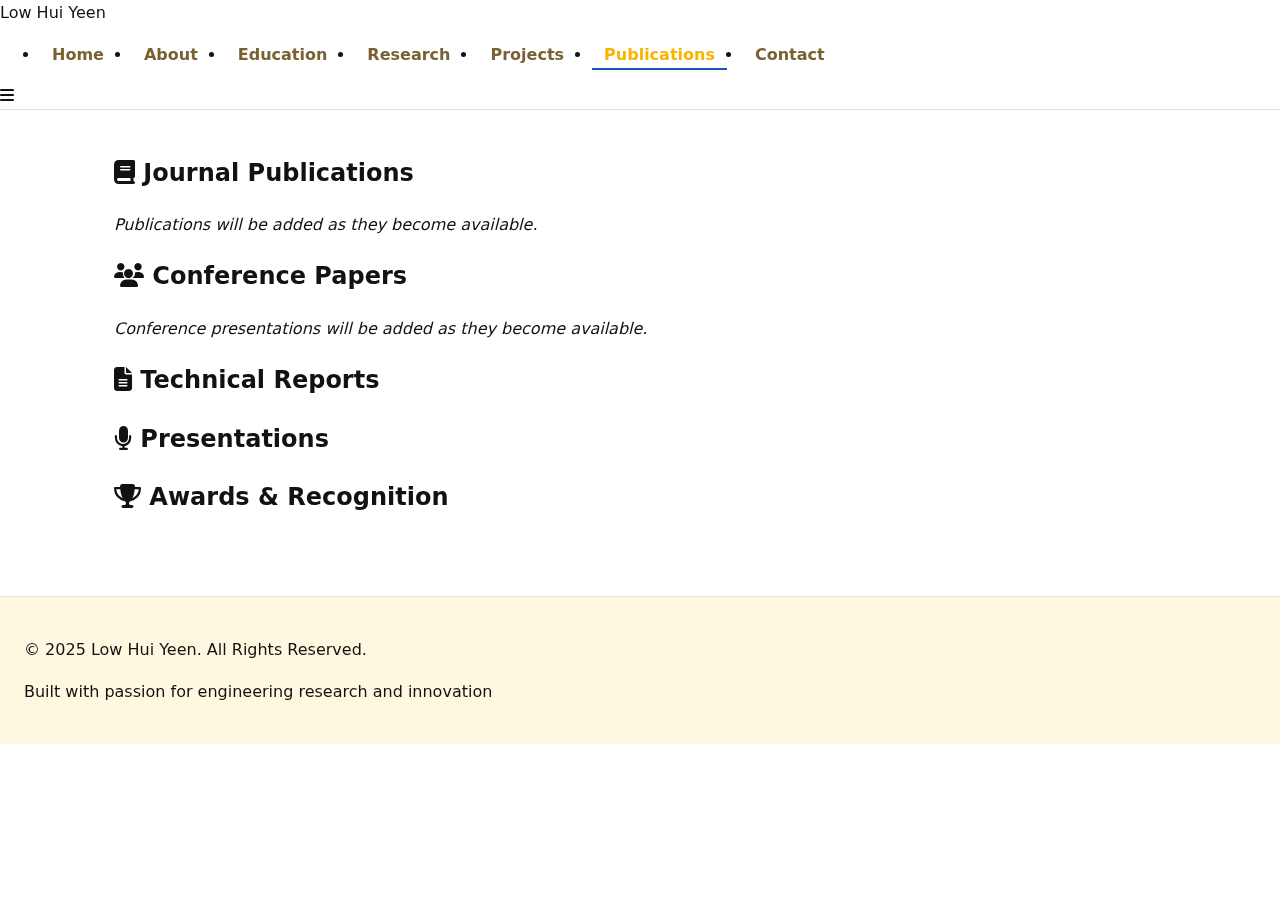
<file: publications.html>
<!DOCTYPE html>
<html lang="en">
<head>
    <meta charset="UTF-8">
    <meta name="viewport" content="width=device-width, initial-scale=1.0">
    <meta name="description" content="Publications - Low Hui Yeen">
    <title>Publications | Low Hui Yeen</title>
    <link rel="stylesheet" href="https://cdnjs.cloudflare.com/ajax/libs/font-awesome/6.4.0/css/all.min.css">
    <link rel="stylesheet" href="assets/css/style.css">
</head>
<body>
    <!-- Navigation -->
    <nav>
        <div class="nav-container">
            <a href="index.html" class="logo">Low Hui Yeen</a>
            <ul class="nav-links">
                <li><a href="index.html">Home</a></li>
                <li><a href="about.html">About</a></li>
                <li><a href="education.html">Education</a></li>
                <li><a href="research.html">Research</a></li>
                <li><a href="projects.html">Projects</a></li>
                <li><a href="publications.html" class="active">Publications</a></li>
                <li><a href="contact.html">Contact</a></li>
            </ul>
            <div class="mobile-menu">
                <i class="fas fa-bars"></i>
            </div>
        </div>
    </nav>

    <!-- Main Content -->
    <div class="container">
        <section>
            <h2><i class="fas fa-book"></i> Journal Publications</h2>
            
            <!-- TODO: Add journal publications when available -->
            <p><em>Publications will be added as they become available.</em></p>
            
            <!-- Example format:
            <div class="card">
                <h3>Paper Title</h3>
                <p><strong>Authors:</strong> Your Name, Co-Author 1, Co-Author 2</p>
                <p><strong>Journal:</strong> Journal Name, Vol. X, Issue Y, Pages Z</p>
                <p><strong>Year:</strong> 2025</p>
                <p><strong>DOI:</strong> <a href="#">10.xxxx/xxxxx</a></p>
                <p><strong>Abstract:</strong> Brief summary...</p>
            </div>
            -->
        </section>

        <section>
            <h2><i class="fas fa-users"></i> Conference Papers</h2>
            
            <!-- TODO: Add conference papers when available -->
            <p><em>Conference presentations will be added as they become available.</em></p>
        </section>

        <section>
            <h2><i class="fas fa-file-alt"></i> Technical Reports</h2>
            
            <!-- TODO: Add technical reports -->
        </section>

        <section>
            <h2><i class="fas fa-microphone"></i> Presentations</h2>
            
            <!-- TODO: Add conference/seminar presentations -->
        </section>

        <section>
            <h2><i class="fas fa-trophy"></i> Awards & Recognition</h2>
            
            <!-- TODO: Add awards related to publications/presentations -->
        </section>
    </div>

    <!-- Footer -->
    <footer>
        <p>&copy; 2025 Low Hui Yeen. All Rights Reserved.</p>
        <p>Built with passion for engineering research and innovation</p>
    </footer>
</body>
</html>
</file>
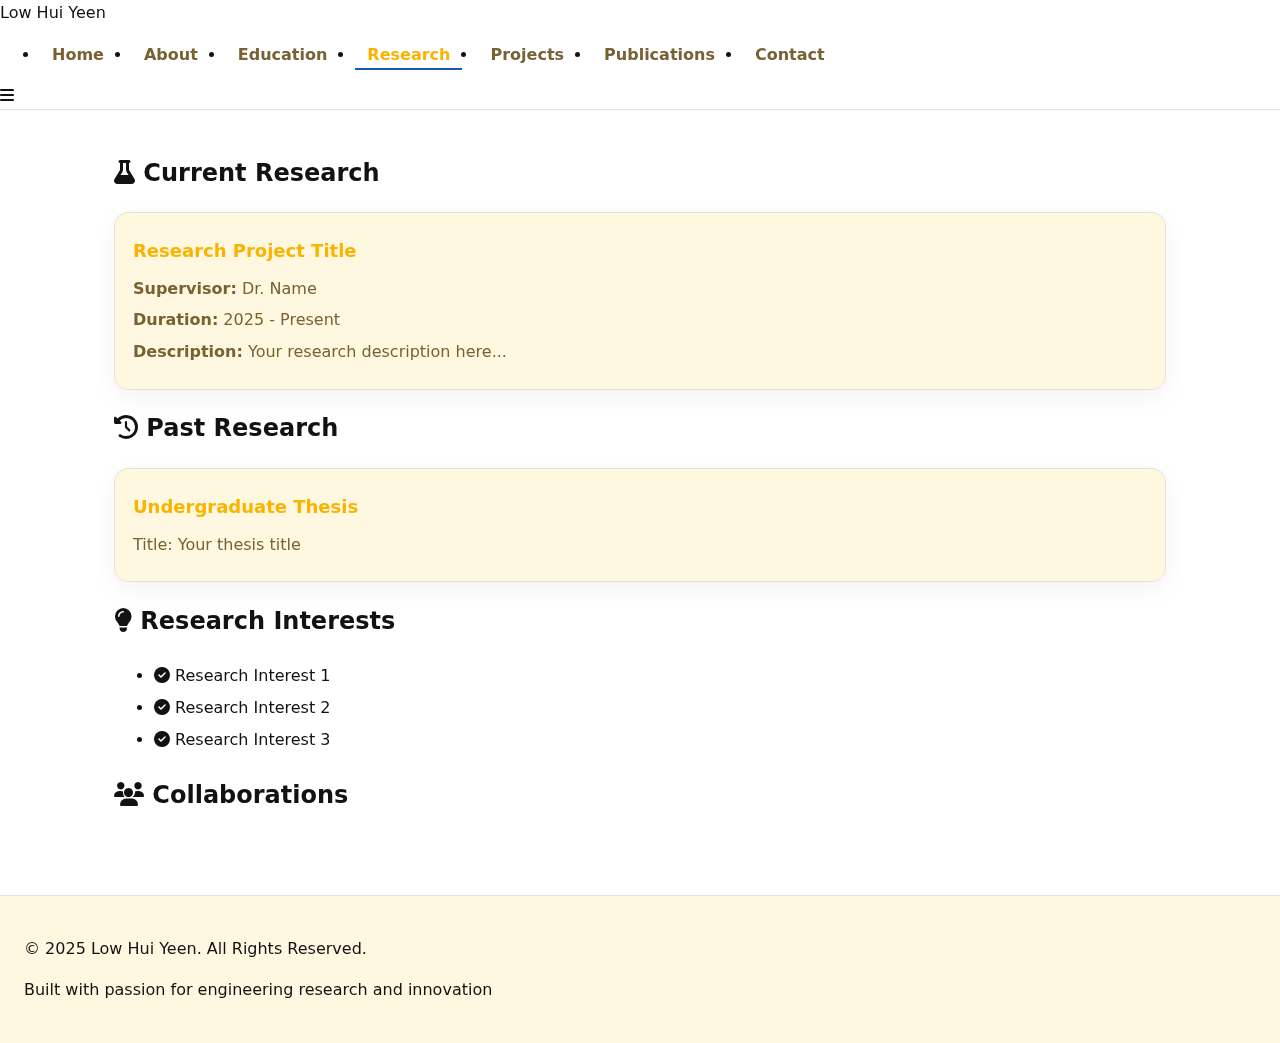
<file: research.html>
<!DOCTYPE html>
<html lang="en">
<head>
    <meta charset="UTF-8">
    <meta name="viewport" content="width=device-width, initial-scale=1.0">
    <meta name="description" content="Research Projects - Low Hui Yeen">
    <title>Research | Low Hui Yeen</title>
    <link rel="stylesheet" href="https://cdnjs.cloudflare.com/ajax/libs/font-awesome/6.4.0/css/all.min.css">
    <link rel="stylesheet" href="assets/css/style.css">
</head>
<body>
    <!-- Navigation -->
    <nav>
        <div class="nav-container">
            <a href="index.html" class="logo">Low Hui Yeen</a>
            <ul class="nav-links">
                <li><a href="index.html">Home</a></li>
                <li><a href="about.html">About</a></li>
                <li><a href="education.html">Education</a></li>
                <li><a href="research.html" class="active">Research</a></li>
                <li><a href="projects.html">Projects</a></li>
                <li><a href="publications.html">Publications</a></li>
                <li><a href="contact.html">Contact</a></li>
            </ul>
            <div class="mobile-menu">
                <i class="fas fa-bars"></i>
            </div>
        </div>
    </nav>

    <!-- Main Content -->
    <div class="container">
        <section>
            <h2><i class="fas fa-flask"></i> Current Research</h2>
            
            <!-- TODO: Add current research project -->
            <div class="card">
                <h3>Research Project Title</h3>
                <p><strong>Supervisor:</strong> Dr. Name</p>
                <p><strong>Duration:</strong> 2025 - Present</p>
                <p><strong>Description:</strong> Your research description here...</p>
                <!-- Add objectives, methodology, expected outcomes -->
            </div>
        </section>

        <section>
            <h2><i class="fas fa-history"></i> Past Research</h2>
            
            <!-- TODO: Add undergraduate thesis or previous research -->
            <div class="card-grid">
                <div class="card">
                    <h3>Undergraduate Thesis</h3>
                    <p>Title: Your thesis title</p>
                    <!-- Add details -->
                </div>
                
                <!-- Add more past research projects -->
            </div>
        </section>

        <section>
            <h2><i class="fas fa-lightbulb"></i> Research Interests</h2>
            
            <!-- TODO: Add research interest areas -->
            <ul style="line-height: 2;">
                <li><i class="fas fa-check-circle" style="color: var(--secondary-color);"></i> Research Interest 1</li>
                <li><i class="fas fa-check-circle" style="color: var(--secondary-color);"></i> Research Interest 2</li>
                <li><i class="fas fa-check-circle" style="color: var(--secondary-color);"></i> Research Interest 3</li>
                <!-- Add more -->
            </ul>
        </section>

        <section>
            <h2><i class="fas fa-users"></i> Collaborations</h2>
            
            <!-- TODO: Add research collaborations -->
        </section>
    </div>

    <!-- Footer -->
    <footer>
        <p>&copy; 2025 Low Hui Yeen. All Rights Reserved.</p>
        <p>Built with passion for engineering research and innovation</p>
    </footer>
</body>
</html>
</file>
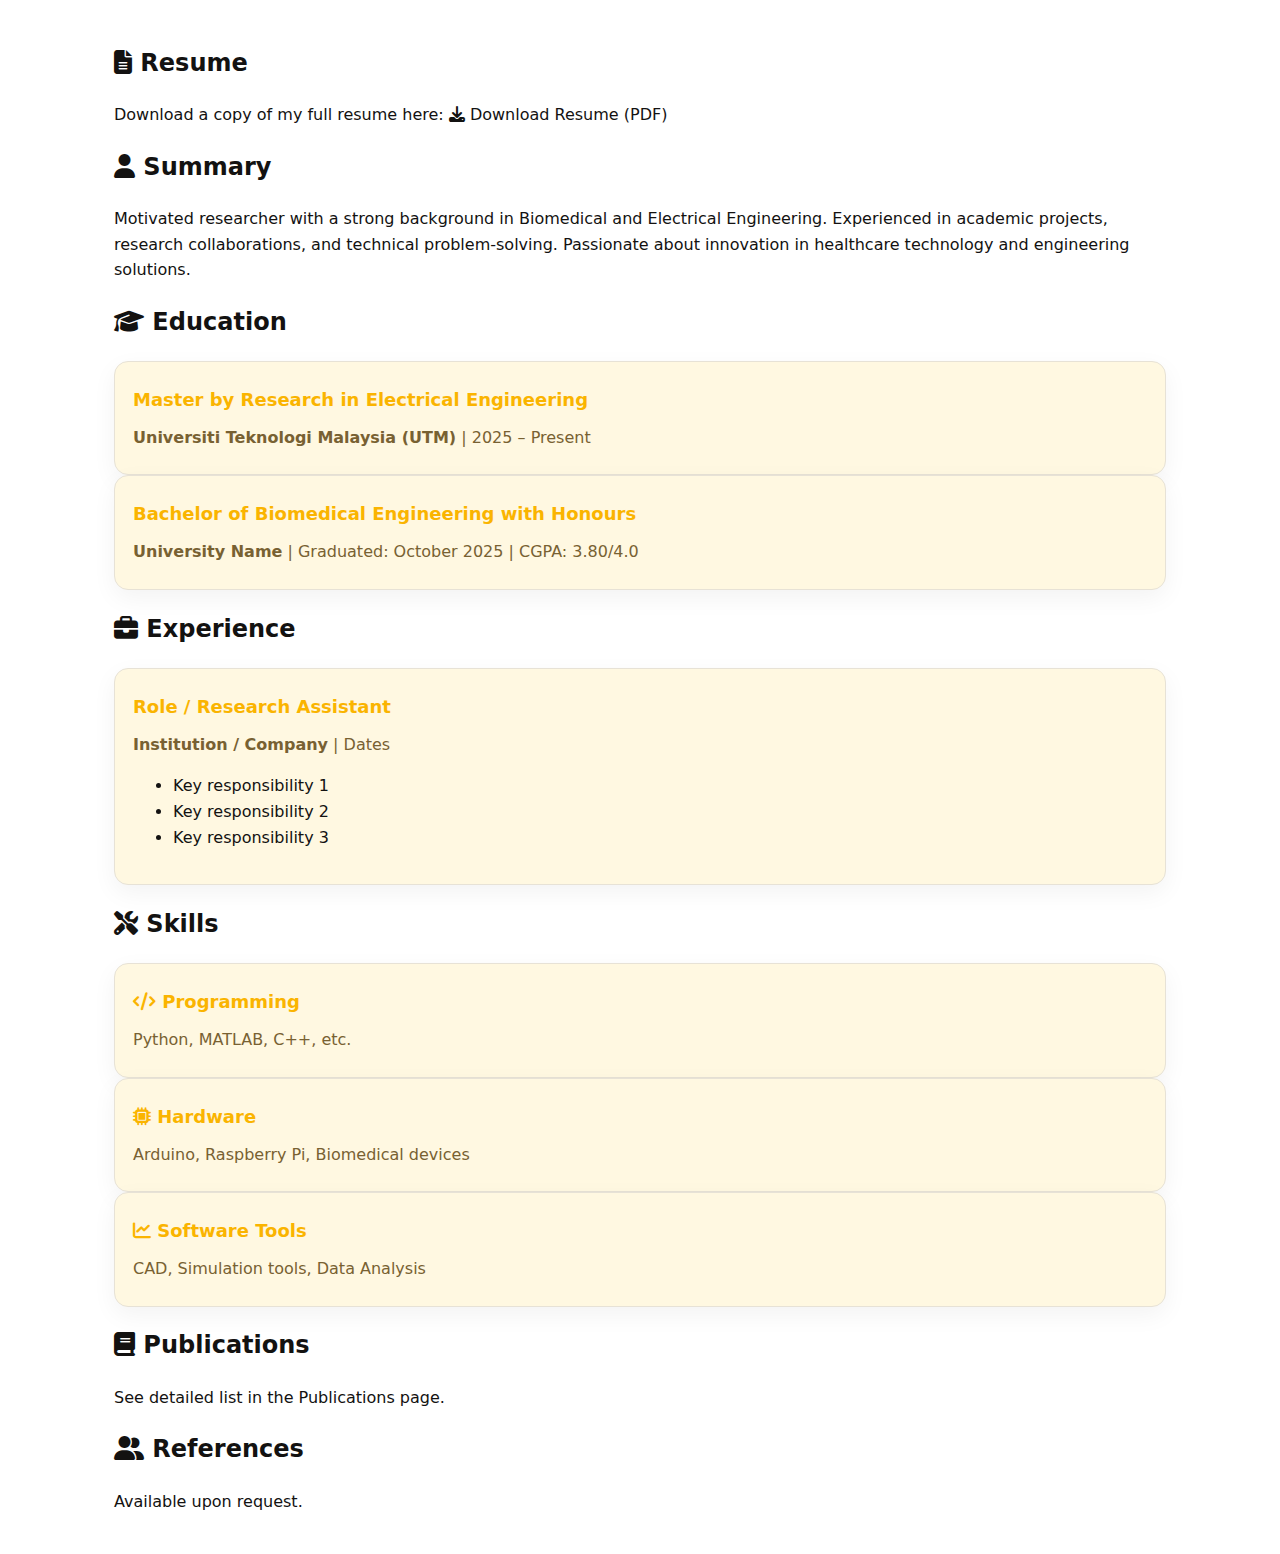
<file: resume.html>
<!DOCTYPE html>
<html lang="en">
<head>
    <meta charset="UTF-8">
    <meta name="viewport" content="width=device-width, initial-scale=1.0">
    <meta name="description" content="Resume - Low Hui Yeen">
    <title>Resume | Low Hui Yeen</title>
    <link rel="stylesheet" href="https://cdnjs.cloudflare.com/ajax/libs/font-awesome/6.4.0/css/all.min.css">
    <link rel="stylesheet" href="assets/css/style.css">
    <script src="assets/js/include.js" defer></script>
</head>
<body>
    <!-- Reusable Header -->
    <div id="header"></div>

    <!-- Main Content -->
    <div class="container">
        <section>
            <h2><i class="fas fa-file-alt"></i> Resume</h2>
            <p class="text-center">
                Download a copy of my full resume here:  
                <a href="assets/LowHuiYeen_Resume.pdf" class="btn btn-primary" target="_blank">
                    <i class="fas fa-download"></i> Download Resume (PDF)
                </a>
            </p>
        </section>

        <!-- Summary -->
        <section>
            <h2><i class="fas fa-user"></i> Summary</h2>
            <p>
                Motivated researcher with a strong background in Biomedical and Electrical Engineering. 
                Experienced in academic projects, research collaborations, and technical problem-solving. 
                Passionate about innovation in healthcare technology and engineering solutions.
            </p>
        </section>

        <!-- Education -->
        <section>
            <h2><i class="fas fa-graduation-cap"></i> Education</h2>
            <div class="card">
                <h3>Master by Research in Electrical Engineering</h3>
                <p><strong>Universiti Teknologi Malaysia (UTM)</strong> | 2025 – Present</p>
            </div>
            <div class="card mt-2">
                <h3>Bachelor of Biomedical Engineering with Honours</h3>
                <p><strong>University Name</strong> | Graduated: October 2025 | CGPA: 3.80/4.0</p>
            </div>
        </section>

        <!-- Experience -->
        <section>
            <h2><i class="fas fa-briefcase"></i> Experience</h2>
            <div class="card">
                <h3>Role / Research Assistant</h3>
                <p><strong>Institution / Company</strong> | Dates</p>
                <ul>
                    <li>Key responsibility 1</li>
                    <li>Key responsibility 2</li>
                    <li>Key responsibility 3</li>
                </ul>
            </div>
            <!-- Add more experience cards -->
        </section>

        <!-- Skills -->
        <section>
            <h2><i class="fas fa-tools"></i> Skills</h2>
            <div class="card-grid">
                <div class="card">
                    <h3><i class="fas fa-code"></i> Programming</h3>
                    <p>Python, MATLAB, C++, etc.</p>
                </div>
                <div class="card">
                    <h3><i class="fas fa-microchip"></i> Hardware</h3>
                    <p>Arduino, Raspberry Pi, Biomedical devices</p>
                </div>
                <div class="card">
                    <h3><i class="fas fa-chart-line"></i> Software Tools</h3>
                    <p>CAD, Simulation tools, Data Analysis</p>
                </div>
            </div>
        </section>

        <!-- Publications -->
        <section>
            <h2><i class="fas fa-book"></i> Publications</h2>
            <p>See detailed list in the <a href="publications.html">Publications page</a>.</p>
        </section>

        <!-- References -->
        <section>
            <h2><i class="fas fa-user-friends"></i> References</h2>
            <p>Available upon request.</p>
        </section>
    </div>

    <!-- Reusable Footer -->
    <div id="footer"></div>
</body>
</html>
</file>
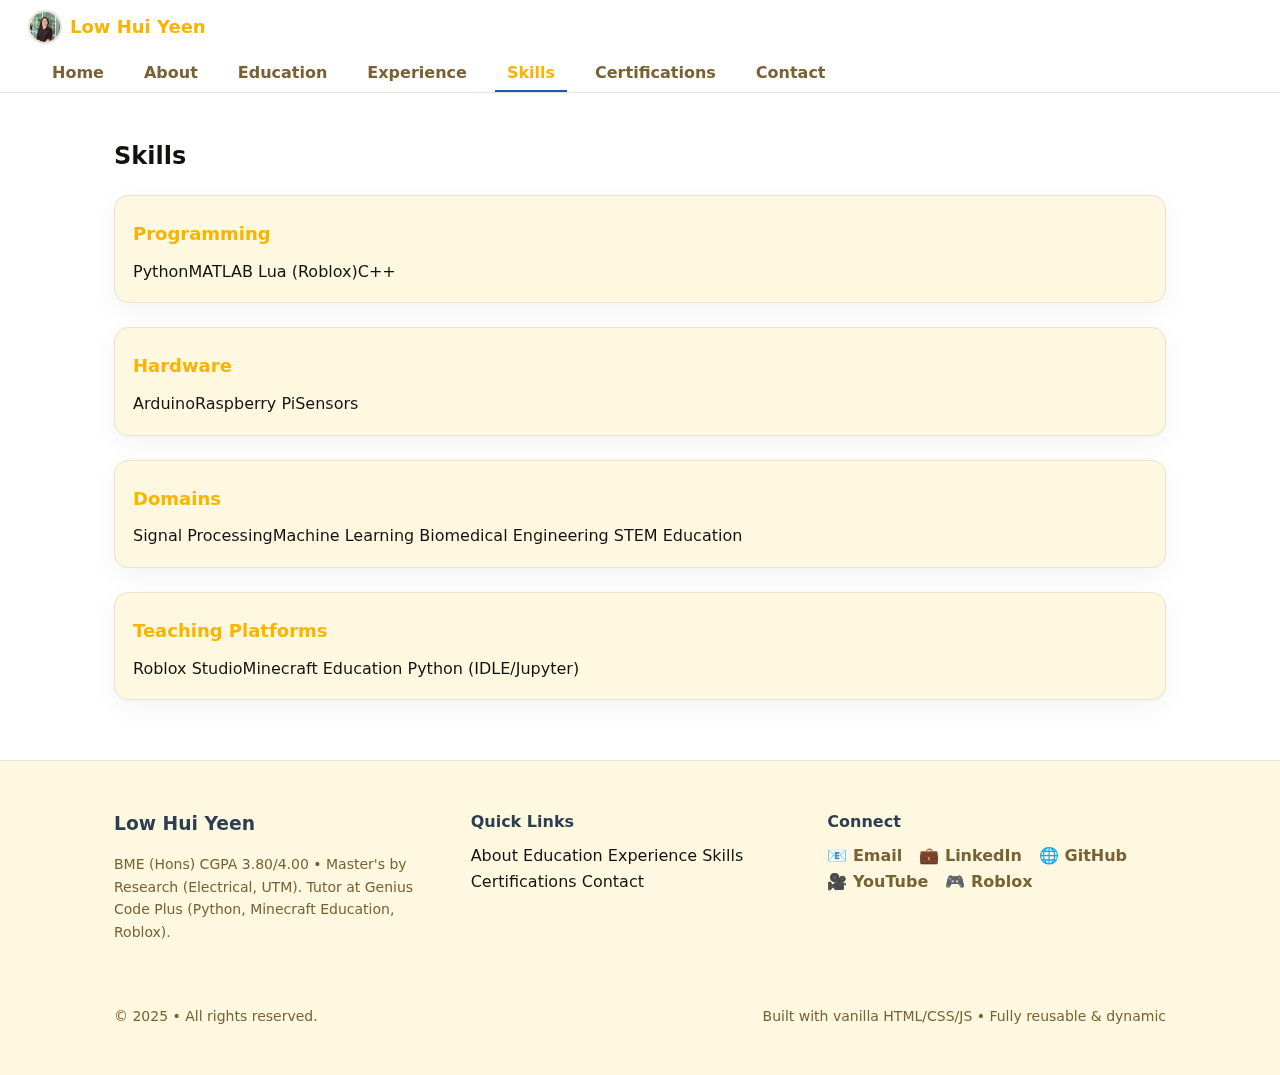
<file: skills.html>
<!DOCTYPE html>
<html lang="en">
<head>
  <meta charset="utf-8">
  <meta name="viewport" content="width=device-width, initial-scale=1">
  <meta name="description" content="Skills of Low Hui Yeen">
  <title>Skills | Low Hui Yeen</title>
  <link rel="stylesheet" href="assets/css/style.css">
</head>
<body>
  <header id="site-header"></header>
  
<main class="container">
  <section>
    <h2>Skills</h2>
    <div class="grid">
      <div class="card">
        <h3>Programming</h3>
        <div class="kv">
          <span class="tag">Python</span><span class="tag">MATLAB</span>
          <span class="tag">Lua (Roblox)</span><span class="tag">C++</span>
        </div>
      </div>
      <div class="card">
        <h3>Hardware</h3>
        <div class="kv">
          <span class="tag">Arduino</span><span class="tag">Raspberry Pi</span><span class="tag">Sensors</span>
        </div>
      </div>
      <div class="card">
        <h3>Domains</h3>
        <div class="kv">
          <span class="tag">Signal Processing</span><span class="tag">Machine Learning</span>
          <span class="tag">Biomedical Engineering</span>
          <span class="tag">STEM Education</span>
        </div>
      </div>
      <div class="card">
        <h3>Teaching Platforms</h3>
        <div class="kv">
          <span class="tag">Roblox Studio</span><span class="tag">Minecraft Education</span>
          <span class="tag">Python (IDLE/Jupyter)</span>
        </div>
      </div>
    </div>
  </section>
</main>

  <footer id="site-footer"></footer>
  <script src="assets/js/include.js"></script>
  <script src="assets/js/dynamic.js"></script>
</body>
</html>
</file>
<file: assets/css/style.css>
/* =========================================
   🌸 LOW HUI YEEN — PORTFOLIO THEME (BRANDED)
   Clean • Responsive • Reusable
   ========================================= */

/* =========================================
   🎨 BRAND COLOR SYSTEM — LOW HUI YEEN
   ========================================= */
:root {
  /* Brand color tokens */
  --brand-yellow: #FAB400;
  --brand-blue:   #1858B7;
  --brand-brown:  #786132;
  --brand-gold:   #D7B564;
  --brand-peach:  #FCD395;
  --brand-black:  #131211;

  /* Semantic tokens (light mode) */
  --color-bg: #ffffff;
  --color-surface: #fff8e1;
  --color-text: var(--brand-black);
  --color-primary: var(--brand-yellow);
  --color-primary-foreground: var(--brand-black);
  --color-accent: var(--brand-blue);
  --color-accent-foreground: #ffffff;
  --color-muted: var(--brand-peach);
  --color-border: #e7e2d6;
}

/* ---------- DARK MODE ---------- */
.dark {
  --color-bg: #0f1113;
  --color-surface: #1a1d20;
  --color-text: #f5f6f7;
  --color-primary: var(--brand-yellow);
  --color-primary-foreground: var(--brand-black);
  --color-accent: var(--brand-blue);
  --color-accent-foreground: #ffffff;
  --color-muted: #3a3a3a;
  --color-border: #2a2a2a;
}

/* ---------- GLOBAL RESET ---------- */
* { box-sizing: border-box; }
html { scroll-behavior: smooth; }
body {
  margin: 0;
  font-family: system-ui, -apple-system, Segoe UI, Roboto, Ubuntu, Cantarell, 'Helvetica Neue', Arial, ui-sans-serif;
  line-height: 1.6;
  color: var(--color-text);
  background: var(--color-bg);
}
a { color: inherit; text-decoration: none; }
img { max-width: 100%; display: block; }
.container { max-width: 1100px; margin: 0 auto; padding: 24px; }

/* =========================================
   🔹 NAVBAR
   ========================================= */
nav {
  position: sticky;
  top: 0;
  z-index: 40;
  background: rgba(255, 255, 255, 0.8);
  backdrop-filter: blur(10px) saturate(180%);
  border-bottom: 1px solid var(--color-border);
}

.nav-inner {
  display: flex;
  align-items: center;
  justify-content: space-between;
  gap: 12px;
  padding: 10px 28px;
}

/* Brand Logo & Name */
.brand {
  display: flex;
  align-items: center;
  gap: 8px;
  font-weight: 700;
  color: var(--color-primary);
  font-size: 18px;
  text-decoration: none;
  transition: color 0.25s ease;
}
.brand:hover { color: var(--color-accent); }
.brand-logo {
  width: 34px;
  height: 34px;
  border-radius: 50%;
  object-fit: cover;
  border: 2px solid var(--color-border);
}

/* Navigation Links */
.nav-links {
  display: flex;
  gap: 16px;
  flex-wrap: wrap;
}

.nav-links a {
  position: relative;
  color: var(--brand-brown);
  font-weight: 600;
  padding: 6px 12px;
  transition: color 0.25s ease;
  text-decoration: none;
}
.nav-links a:hover { color: var(--color-primary); }
.nav-links a::after {
  content: "";
  position: absolute;
  left: 0;
  bottom: 0;
  width: 0;
  height: 2px;
  background: var(--color-accent);
  transition: width 0.3s ease;
}
.nav-links a:hover::after,
.nav-links a.active::after { width: 100%; }
.nav-links a.active { color: var(--color-primary); }

/* ---------- HAMBURGER MENU ---------- */
.menu-toggle {
  display: none;
  font-size: 26px;
  background: none;
  border: none;
  cursor: pointer;
  color: var(--color-primary);
}
.menu-toggle:hover { color: var(--color-accent); }

/* =========================================
   🌟 HERO — ATAS EDITION
   ========================================= */
.hero {
  background: radial-gradient(
      circle at 35% 30%,
      rgba(255, 255, 255, 0.45) 0%,
      transparent 70%
    ),
    linear-gradient(
      135deg,
      var(--brand-peach) 0%,
      var(--brand-gold) 45%,
      var(--brand-yellow) 100%
    );
  padding: 90px 24px 70px;
  color: var(--brand-black);
  text-align: center;
  position: relative;
  overflow: hidden;
}

/* Subtle glossy overlay */
.hero::before {
  content: "";
  position: absolute;
  inset: 0;
  background: linear-gradient(
    to bottom right,
    rgba(255, 255, 255, 0.3) 0%,
    transparent 60%
  );
  opacity: 0.4;
  pointer-events: none;
}

.hero-inner {
  position: relative;
  z-index: 2;
  max-width: 900px;
  margin: 0 auto;
}

.hero img {
  width: 140px;
  height: 140px;
  border-radius: 50%;
  border: 5px solid #fff;
  box-shadow: 0 8px 25px rgba(0, 0, 0, 0.18);
  margin-bottom: 24px;
  transition: transform 0.3s ease, box-shadow 0.3s ease;
}
.hero img:hover {
  transform: scale(1.06);
  box-shadow: 0 12px 28px rgba(0, 0, 0, 0.25);
}

.hero h1 {
  color: var(--brand-black);
  font-size: 2rem;
  font-weight: 800;
  letter-spacing: -0.3px;
  margin-bottom: 8px;
}

.hero p {
  color: rgba(19, 18, 17, 0.85);
  font-size: 1rem;
  font-weight: 500;
  line-height: 1.7;
  max-width: 720px;
  margin: 0 auto 16px;
}

/* Premium badges */
.badges {
  display: flex;
  flex-wrap: wrap;
  justify-content: center;
  gap: 12px;
}

.badge {
  background: var(--brand-gold);
  color: var(--brand-black);
  border: none;
  border-radius: 999px;
  padding: 10px 18px;
  font-weight: 600;
  font-size: 15px;
  box-shadow: 0 6px 12px rgba(19, 18, 17, 0.12);
  transition: all 0.3s ease;
}
.badge:hover {
  background: var(--brand-yellow);
  transform: translateY(-2px);
  box-shadow: 0 10px 20px rgba(19, 18, 17, 0.15);
}

/* Light fade at bottom */
.hero::after {
  content: "";
  position: absolute;
  bottom: 0;
  left: 0;
  right: 0;
  height: 80px;
  background: linear-gradient(to bottom, transparent, #fff);
  pointer-events: none;
}

/* =========================================
   📸 PHOTO TOGGLE BUTTON
   ========================================= */ 

#toggle-pic {
  background: var(--brand-blue);
  color: #fff;
  box-shadow: 0 4px 10px rgba(24, 88, 183, 0.3);
}
#toggle-pic:hover {
  background: var(--brand-yellow);
  color: var(--brand-black);
  box-shadow: 0 6px 12px rgba(250, 180, 0, 0.35);
}

/* =========================================
   🧩 CONTENT SECTIONS
   ========================================= */
.grid { display: grid; grid-template-columns: 1fr; gap: 24px; margin-top: 20px; }
.card {
  background: var(--color-surface);
  border-radius: 14px;
  padding: 18px;
  border: 1px solid var(--color-border);
  box-shadow: 0 8px 24px rgba(0,0,0,0.05);
}
.card h3 { margin: 6px 0 10px 0; font-size: 18px; color: var(--color-primary); }
.card p { color: var(--brand-brown); margin: 6px 0; }

/* Buttons */
.cta {
  display: inline-flex;
  align-items: center;
  gap: 8px;
  background: var(--color-primary);
  color: var(--color-primary-foreground);
  padding: 10px 14px;
  border-radius: 10px;
  font-weight: 700;
  transition: 0.25s;
}
.cta:hover {
  background: var(--color-accent);
  color: var(--color-accent-foreground);
  box-shadow: 0 8px 16px rgba(24, 88, 183, 0.3);
}

/* =========================================
   ✉️ CONTACT PAGE
   ========================================= */
.contact-grid {
  grid-template-columns: repeat(auto-fit, minmax(240px, 1fr));
  gap: 22px;
  margin-top: 18px;
}
.contact-card {
  display: flex;
  align-items: center;
  gap: 14px;
  background: var(--color-surface);
  border: 1px solid var(--color-border);
  border-radius: 14px;
  padding: 16px;
  color: var(--color-text);
  box-shadow: 0 8px 24px rgba(0,0,0,0.05);
  transition: all 0.25s ease;
}
.contact-card:hover {
  transform: translateY(-4px);
  box-shadow: 0 10px 20px rgba(24, 88, 183, 0.25);
  border-color: var(--color-accent);
}
.contact-card h3 { margin: 0; font-size: 18px; color: var(--color-primary); }
.contact-card p { margin: 4px 0 0 0; color: var(--brand-brown); font-size: 14px; }
.icon-lg { width: 36px; height: 36px; flex-shrink: 0; }

/* =========================================
   🪪 CERTIFICATIONS PAGE
   ========================================= */
.certificate-preview img {
  width: 100%;
  border-radius: 14px;
  box-shadow: 0 8px 24px rgba(0,0,0,0.08);
  user-select: none;
  pointer-events: none;
}

/* =========================================
   🦶 FOOTER
   ========================================= */
footer {
  border-top: 1px solid var(--color-border);
  background: var(--color-surface);
  padding: 24px;
  margin-top: 36px;
}
.footer-grid {
  display: grid;
  grid-template-columns: repeat(auto-fit, minmax(220px, 1fr));
  gap: 18px;
}
.small { font-size: 14px; color: var(--brand-brown); }
.icon { width: 18px; height: 18px; display: inline-block; vertical-align: middle; }
.social a {
  display: inline-flex;
  align-items: center;
  gap: 8px;
  margin-right: 12px;
  color: var(--brand-brown);
  font-weight: 600;
  transition: color 0.2s ease;
}
.social a:hover { color: var(--color-accent); }

/* =========================================
   📱 RESPONSIVE DESIGN
   ========================================= */
@media (max-width: 992px) {
  .hero-inner { flex-direction: column; text-align: center; }
  .hero img { margin: 0 auto; }
  .badges { justify-content: center; }
}
@media (max-width: 768px) {
  .menu-toggle { display: block; }
  .nav-links {
    display: none;
    flex-direction: column;
    width: 100%;
    margin-top: 12px;
    background: rgba(255, 255, 255, 0.95);
    border-radius: 12px;
    padding: 10px 0;
    box-shadow: 0 8px 24px rgba(20, 30, 60, 0.08);
  }
  .nav-links.open { display: flex; }
  .nav-links a {
    width: 100%;
    text-align: center;
    padding: 10px 0;
    font-size: 15px;
    border-radius: 0;
  }
  .nav-links a:hover,
  .nav-links a.active {
    background: var(--color-accent);
    color: #fff;
  }
}
@media (max-width: 480px) {
  .hero { padding: 32px 16px; }
  .hero img { width: 100px; height: 100px; }
  .hero h1 { font-size: 24px; }
  .hero p { font-size: 14px; }
}

/* =========================================
   ✨ MISC STYLES
   ========================================= */
::selection { background: var(--color-primary); color: var(--brand-black); }
::-moz-selection { background: var(--color-primary); color: var(--brand-black); }

/* ---------- AUTO FLIP PHOTO ---------- */
.photo-flip {
  width: 120px;
  height: 120px;
  perspective: 800px;
  flex-shrink: 0;
  position: relative;
}
.photo-inner {
  width: 100%;
  height: 100%;
  position: relative;
  transform-style: preserve-3d;
  transition: transform 0.8s ease-in-out;
}
.photo-inner img {
  position: absolute;
  top: 0;
  left: 0;
  width: 100%;
  height: 100%;
  border-radius: 50%;
  object-fit: cover;
  border: 4px solid rgba(255, 255, 255, 0.9);
  box-shadow: 0 8px 24px rgba(0,0,0,0.1);
  backface-visibility: hidden;
}
.photo-inner .back { transform: rotateY(180deg); }
.photo-flip.flip .photo-inner { transform: rotateY(180deg); }
.photo-flip:hover .photo-inner { transition: none; }
</file>
<file: assets/css/brand-colors.css>
:root {
  /* Brand color tokens */
  --brand-yellow: #FAB400;
  --brand-blue:   #1858B7;
  --brand-brown:  #786132;
  --brand-gold:   #D7B564;
  --brand-peach:  #FCD395;
  --brand-black:  #131211;

  /* Semantic tokens (light) */
  --color-bg: #ffffff;
  --color-surface: #fff8e1;             /* soft tint of yellow */
  --color-text: #111111;
  --color-primary: var(--brand-yellow);
  --color-primary-foreground: #111111;
  --color-accent: var(--brand-blue);
  --color-accent-foreground: #ffffff;
  --color-muted: var(--brand-peach);
  --color-border: #e7e2d6;
}

.dark {
  /* Semantic tokens (dark) */
  --color-bg: #0f1113;
  --color-surface: #1a1d20;
  --color-text: #f5f6f7;
  --color-primary: var(--brand-yellow);
  --color-primary-foreground: #111111;
  --color-accent: var(--brand-blue);
  --color-accent-foreground: #ffffff;
  --color-muted: #3a3a3a;
  --color-border: #2a2a2a;
}

/* Utility classes (no framework needed) */
.bg-yellow { background: var(--brand-yellow); }
.bg-blue   { background: var(--brand-blue); }
.bg-brown  { background: var(--brand-brown); }
.bg-gold   { background: var(--brand-gold); }
.bg-peach  { background: var(--brand-peach); }
.bg-black  { background: var(--brand-black); }

.text-yellow { color: var(--brand-yellow); }
.text-blue   { color: var(--brand-blue); }
.text-brown  { color: var(--brand-brown); }
.text-gold   { color: var(--brand-gold); }
.text-peach  { color: var(--brand-peach); }
.text-black  { color: var(--brand-black); }

.border-yellow { border-color: var(--brand-yellow); }
.border-blue   { border-color: var(--brand-blue); }
.border-brown  { border-color: var(--brand-brown); }
.border-gold   { border-color: var(--brand-gold); }
.border-peach  { border-color: var(--brand-peach); }
.border-black  { border-color: var(--brand-black); }

/* Semantic helpers */
.bg-app         { background: var(--color-bg); color: var(--color-text); }
.surface        { background: var(--color-surface); border: 1px solid var(--color-border); }
.btn-primary    { background: var(--color-primary); color: var(--color-primary-foreground); border:0; }
.btn-accent     { background: var(--color-accent); color: var(--color-accent-foreground); border:0; }
.badge-muted {
  background: var(--color-muted);
  color: #3a2a18; /* warm brown text for light mode */
}
/* Dark mode adjustment */
.dark .badge-muted {
  background: #3a3a3a;           /* darker muted background */
  color: var(--brand-gold);      /* gold text for visibility */
  border: 1px solid #4a4a4a;     /* subtle outline */
}
/* Demo-only styling */
.swatch { width: 120px; height: 70px; border-radius: 12px; box-shadow: 0 2px 5px rgba(0,0,0,.08); }
.grid { display:grid; gap:16px; grid-template-columns: repeat(auto-fit, minmax(160px,1fr)); }
.card { padding:16px; border-radius:16px; }
.btn { padding:.7rem 1rem; border-radius:12px; display:inline-block; font-weight:600; }
.badge { padding:.3rem .6rem; border-radius:999px; font-size:.85rem; display:inline-block; }
.small { font-size:.85rem; color:#666; }
</file>
